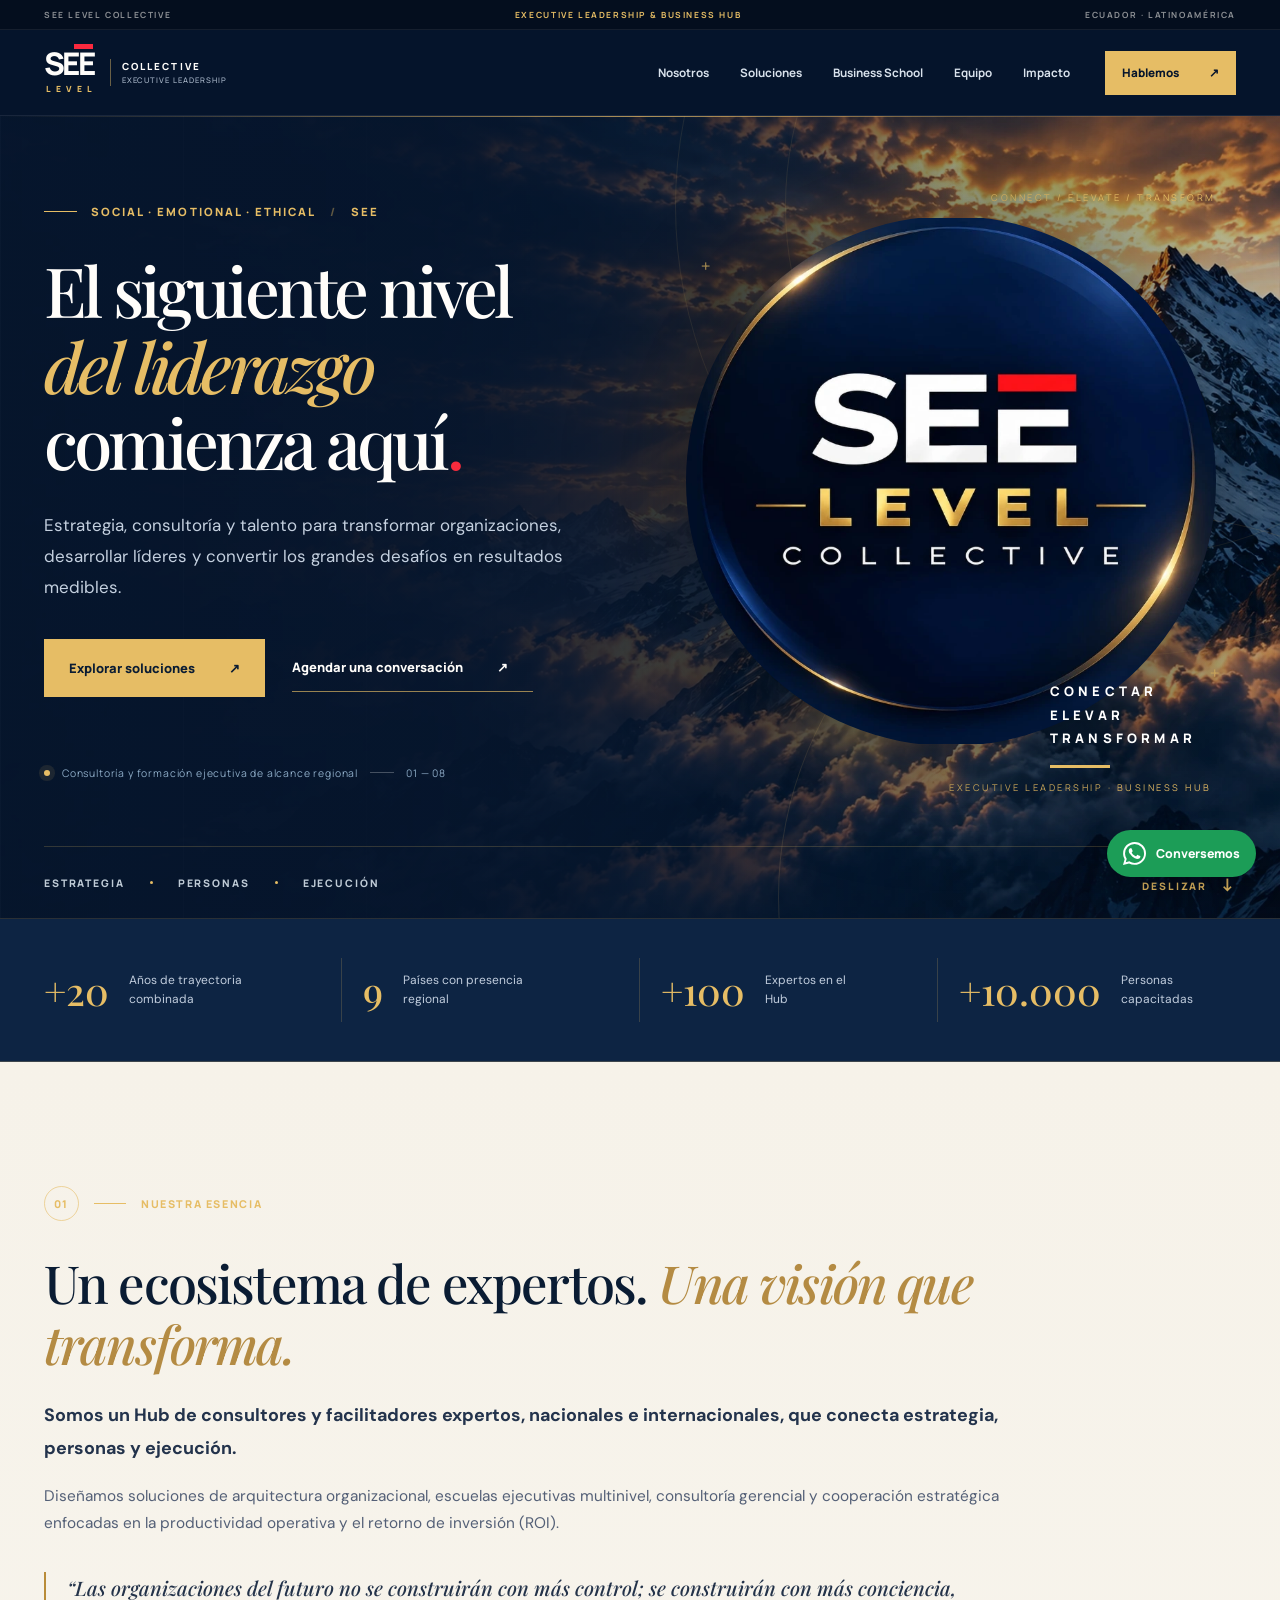
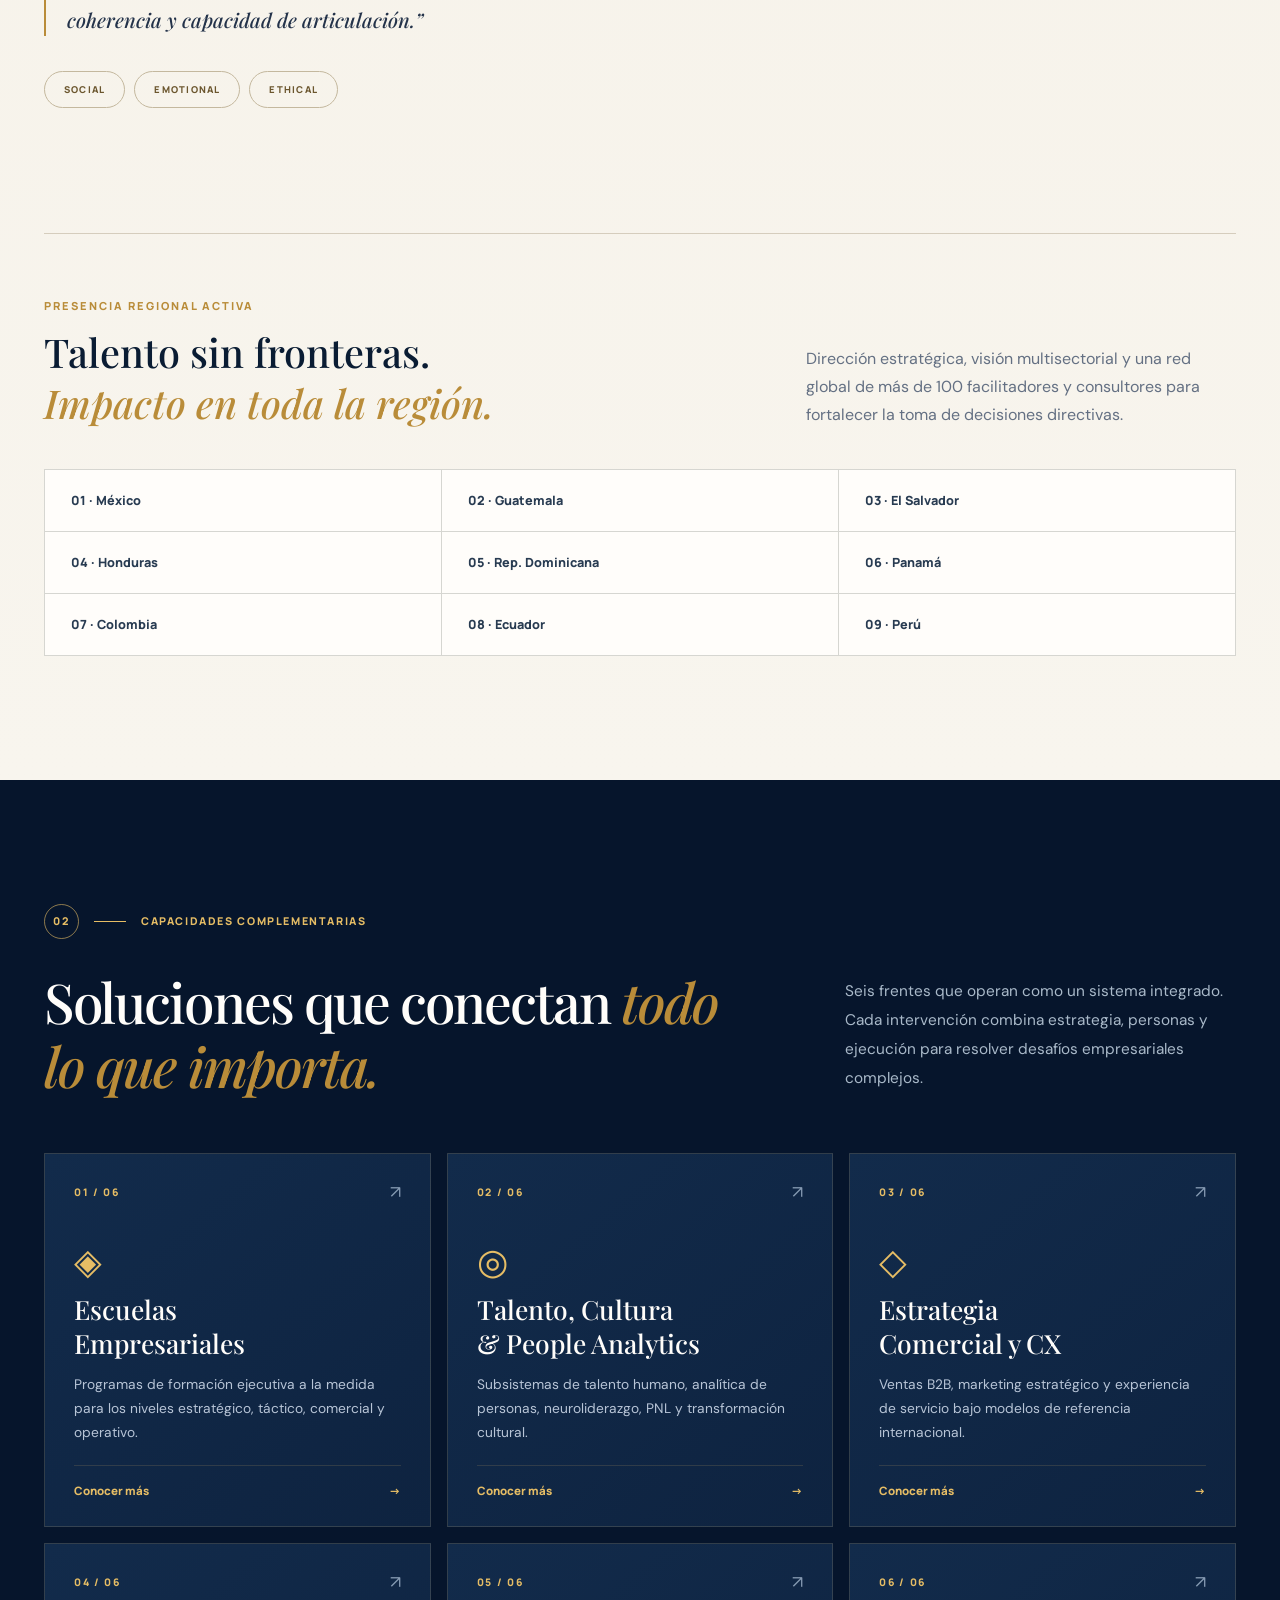
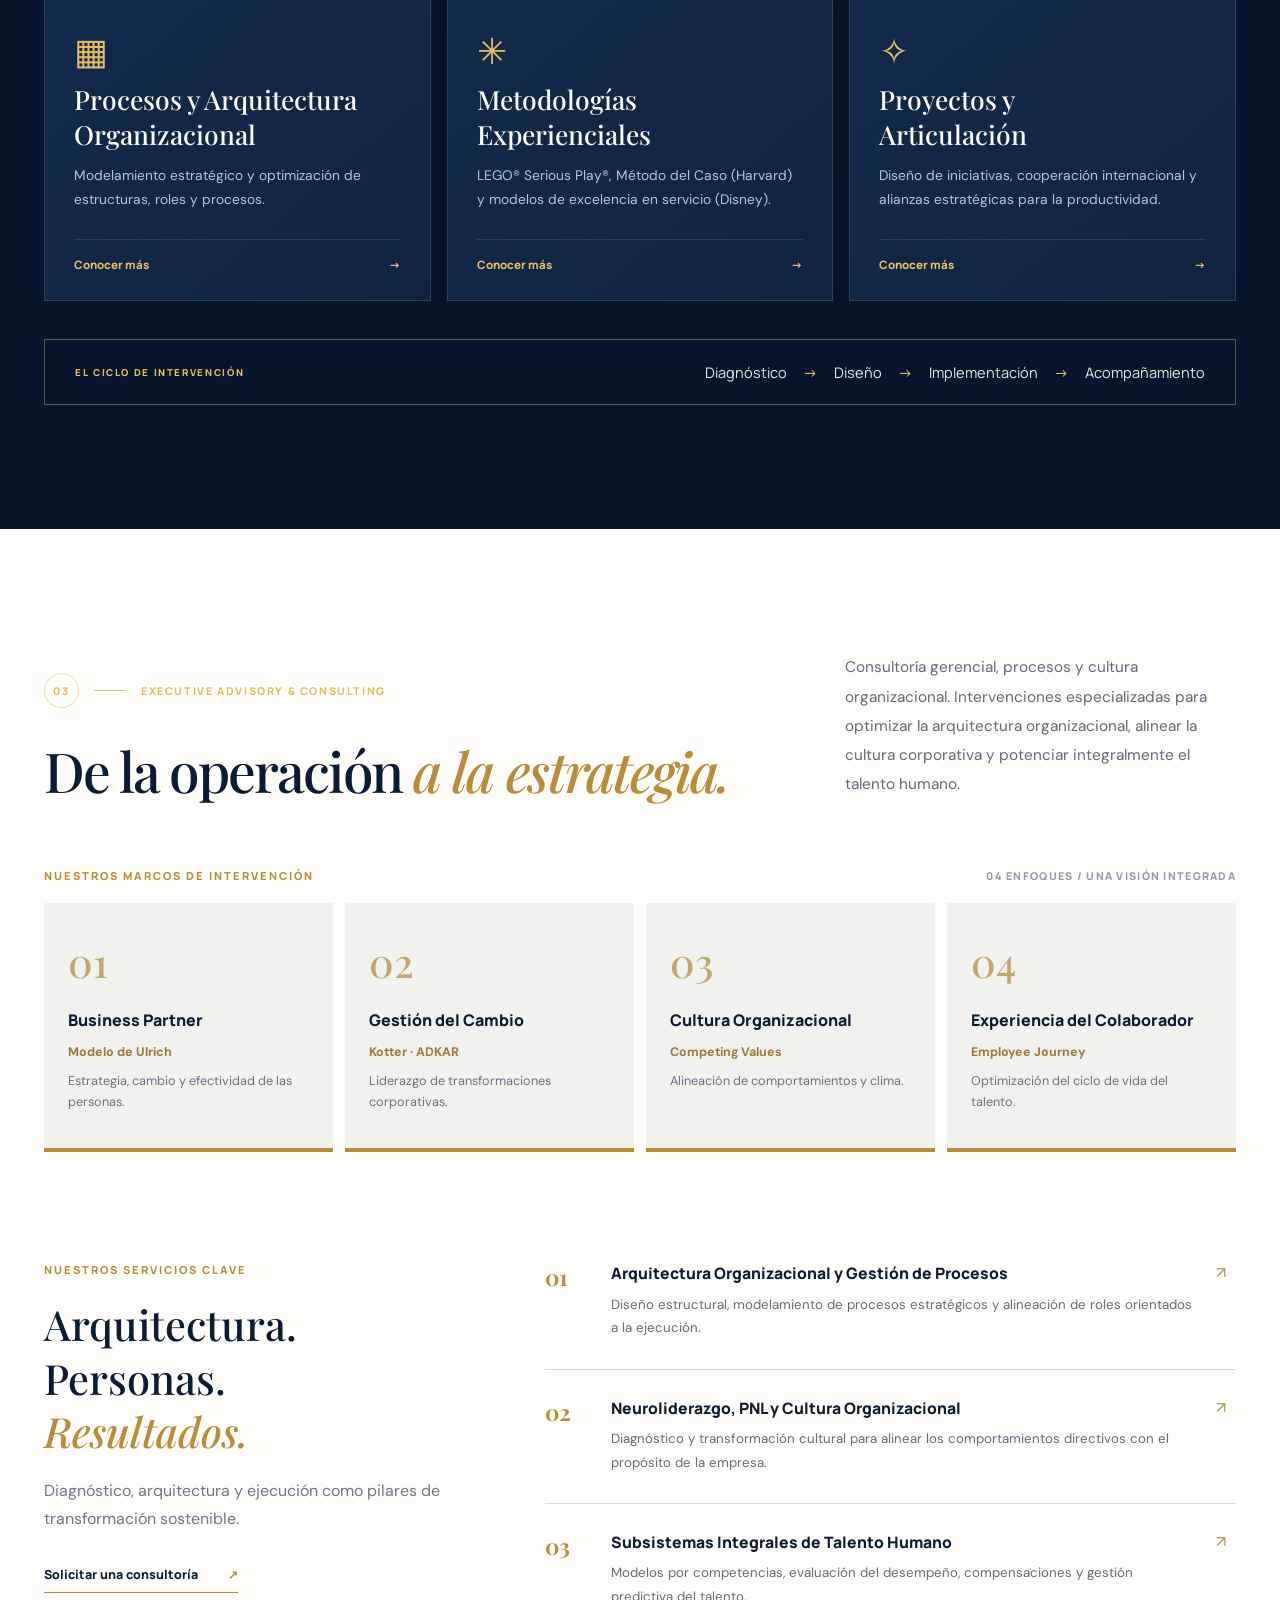
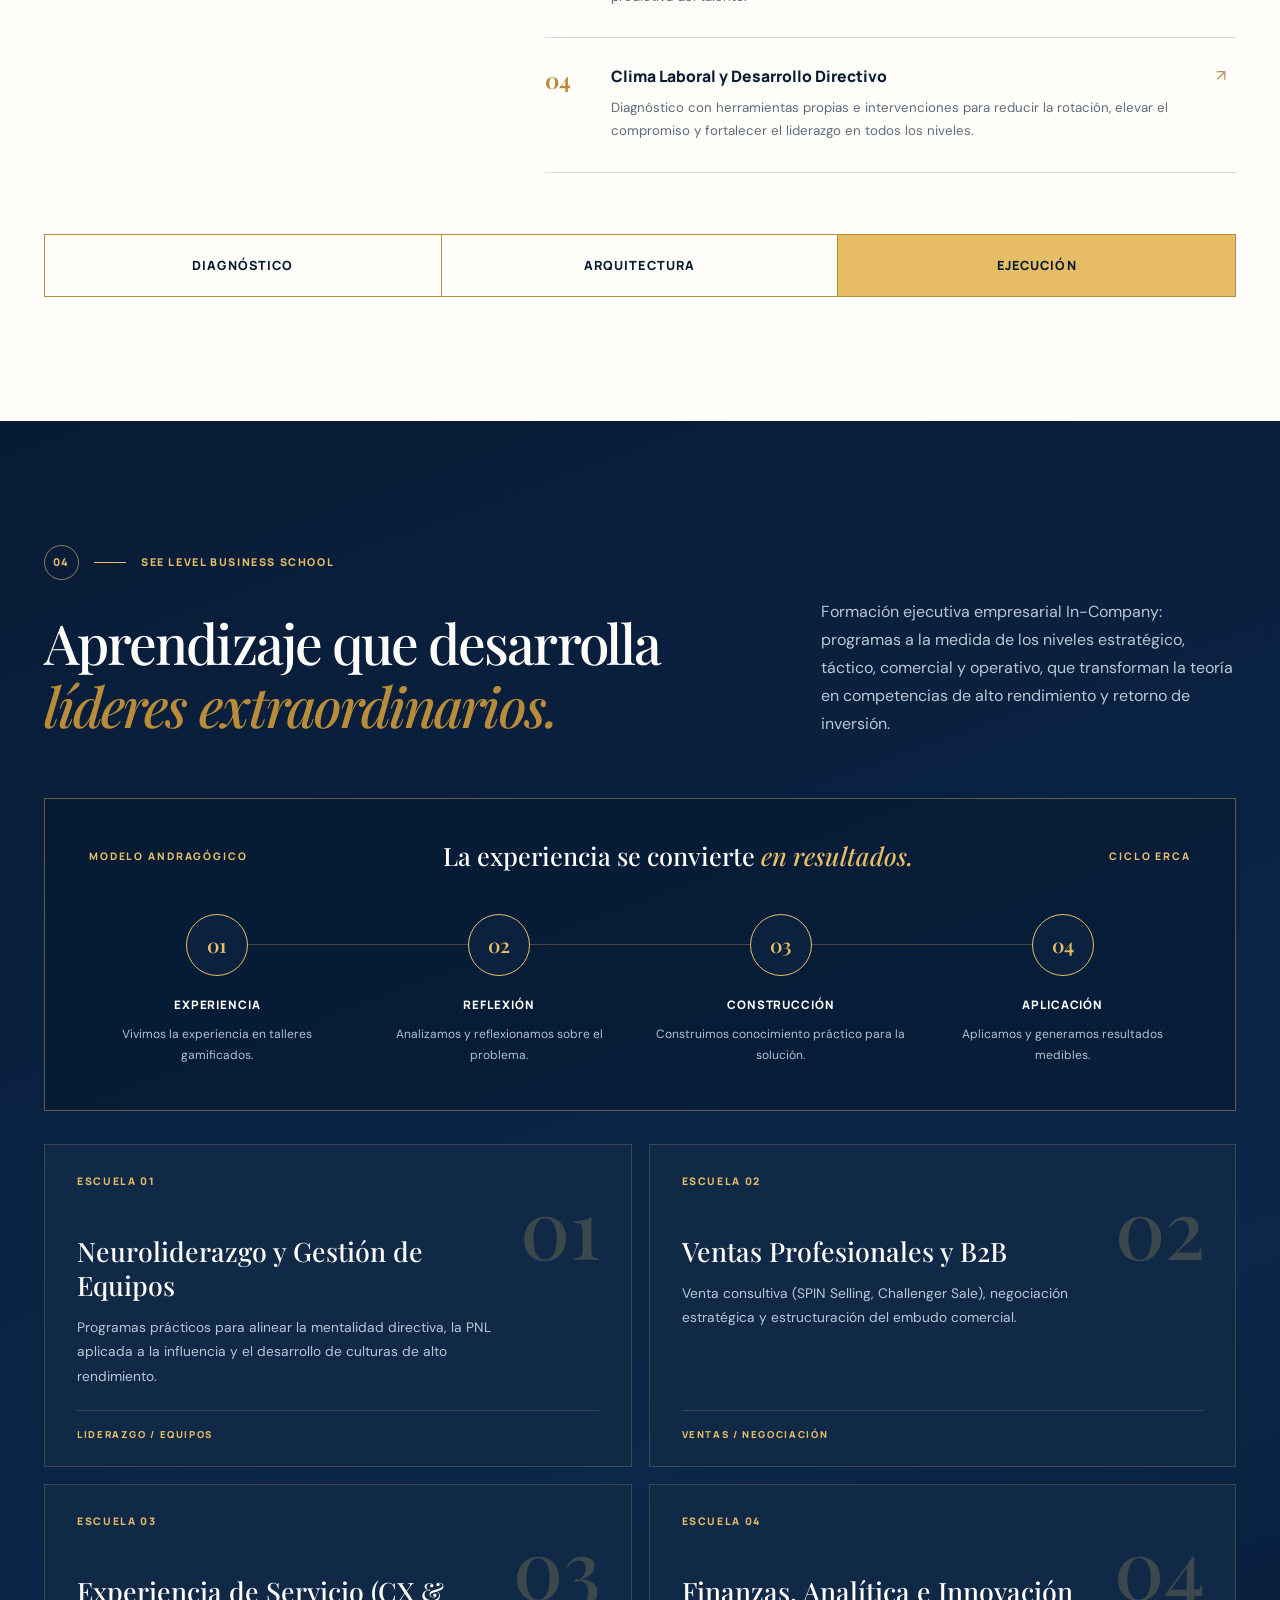
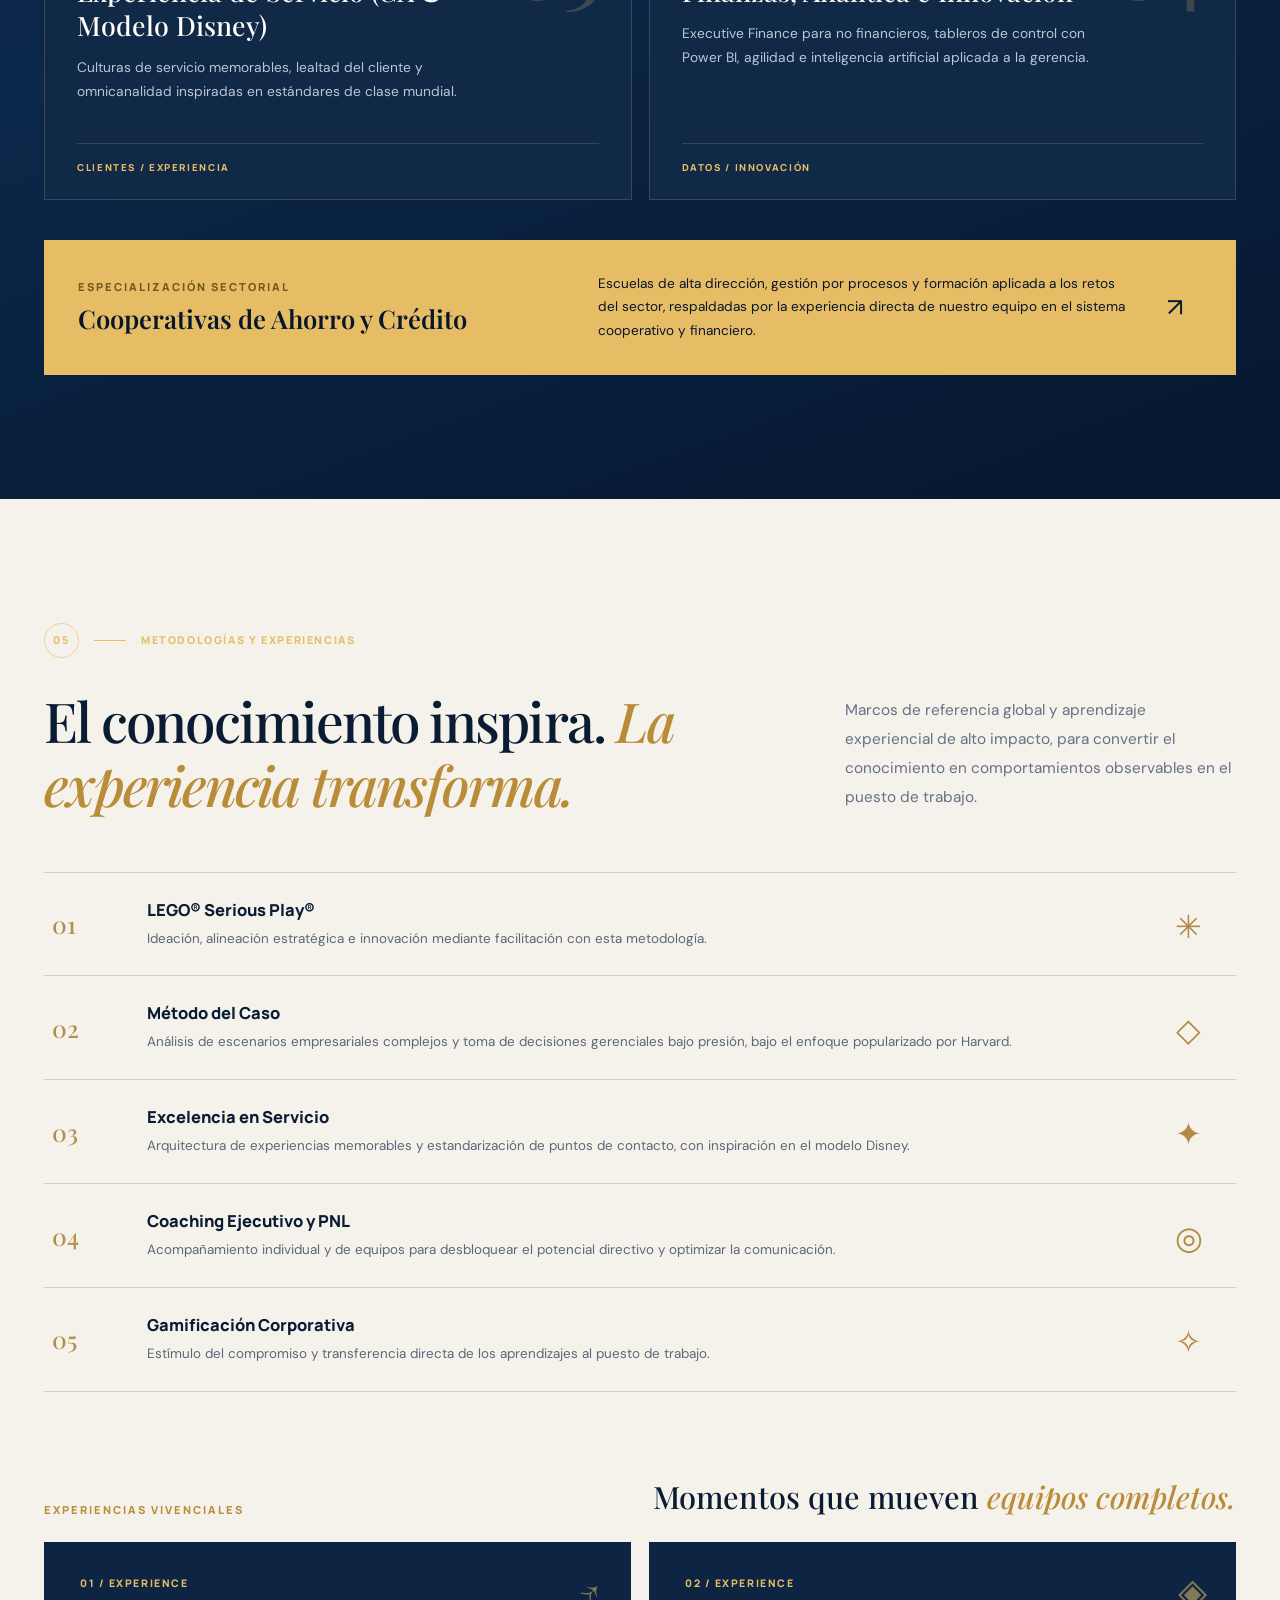
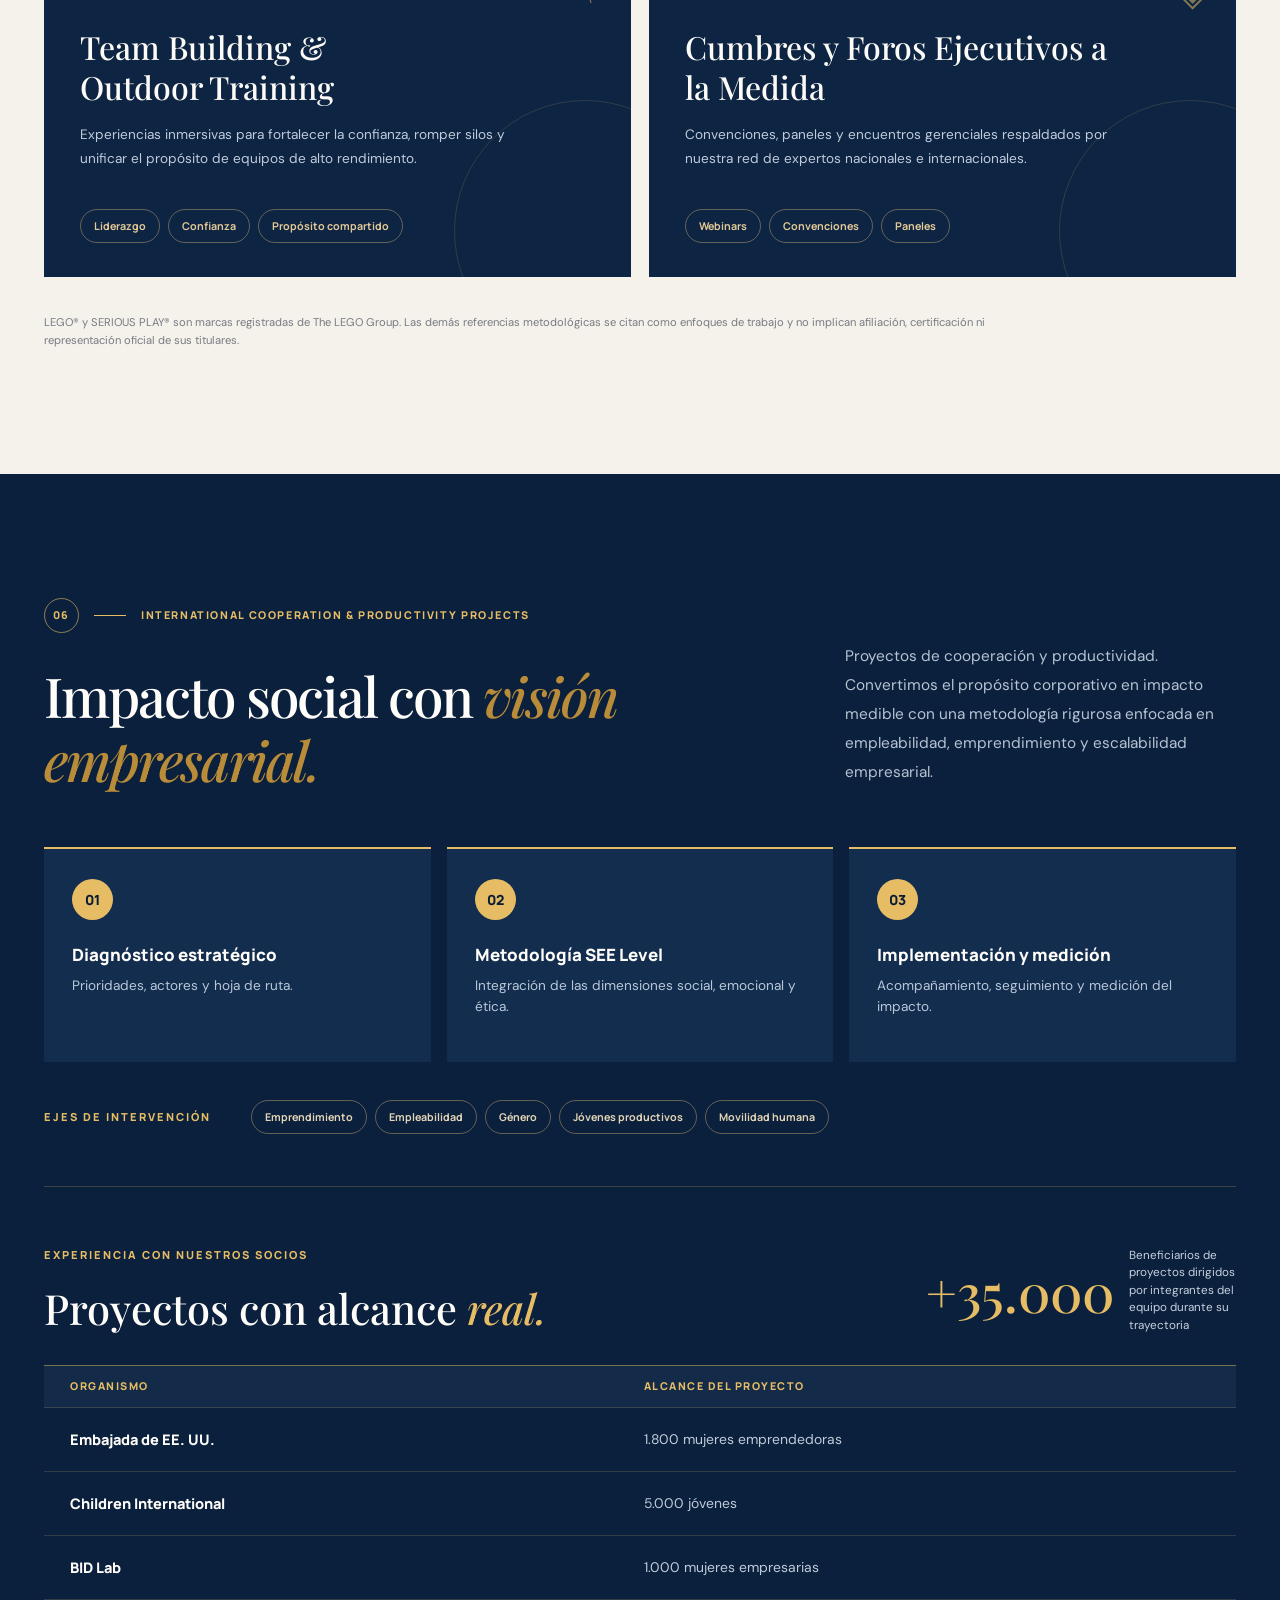
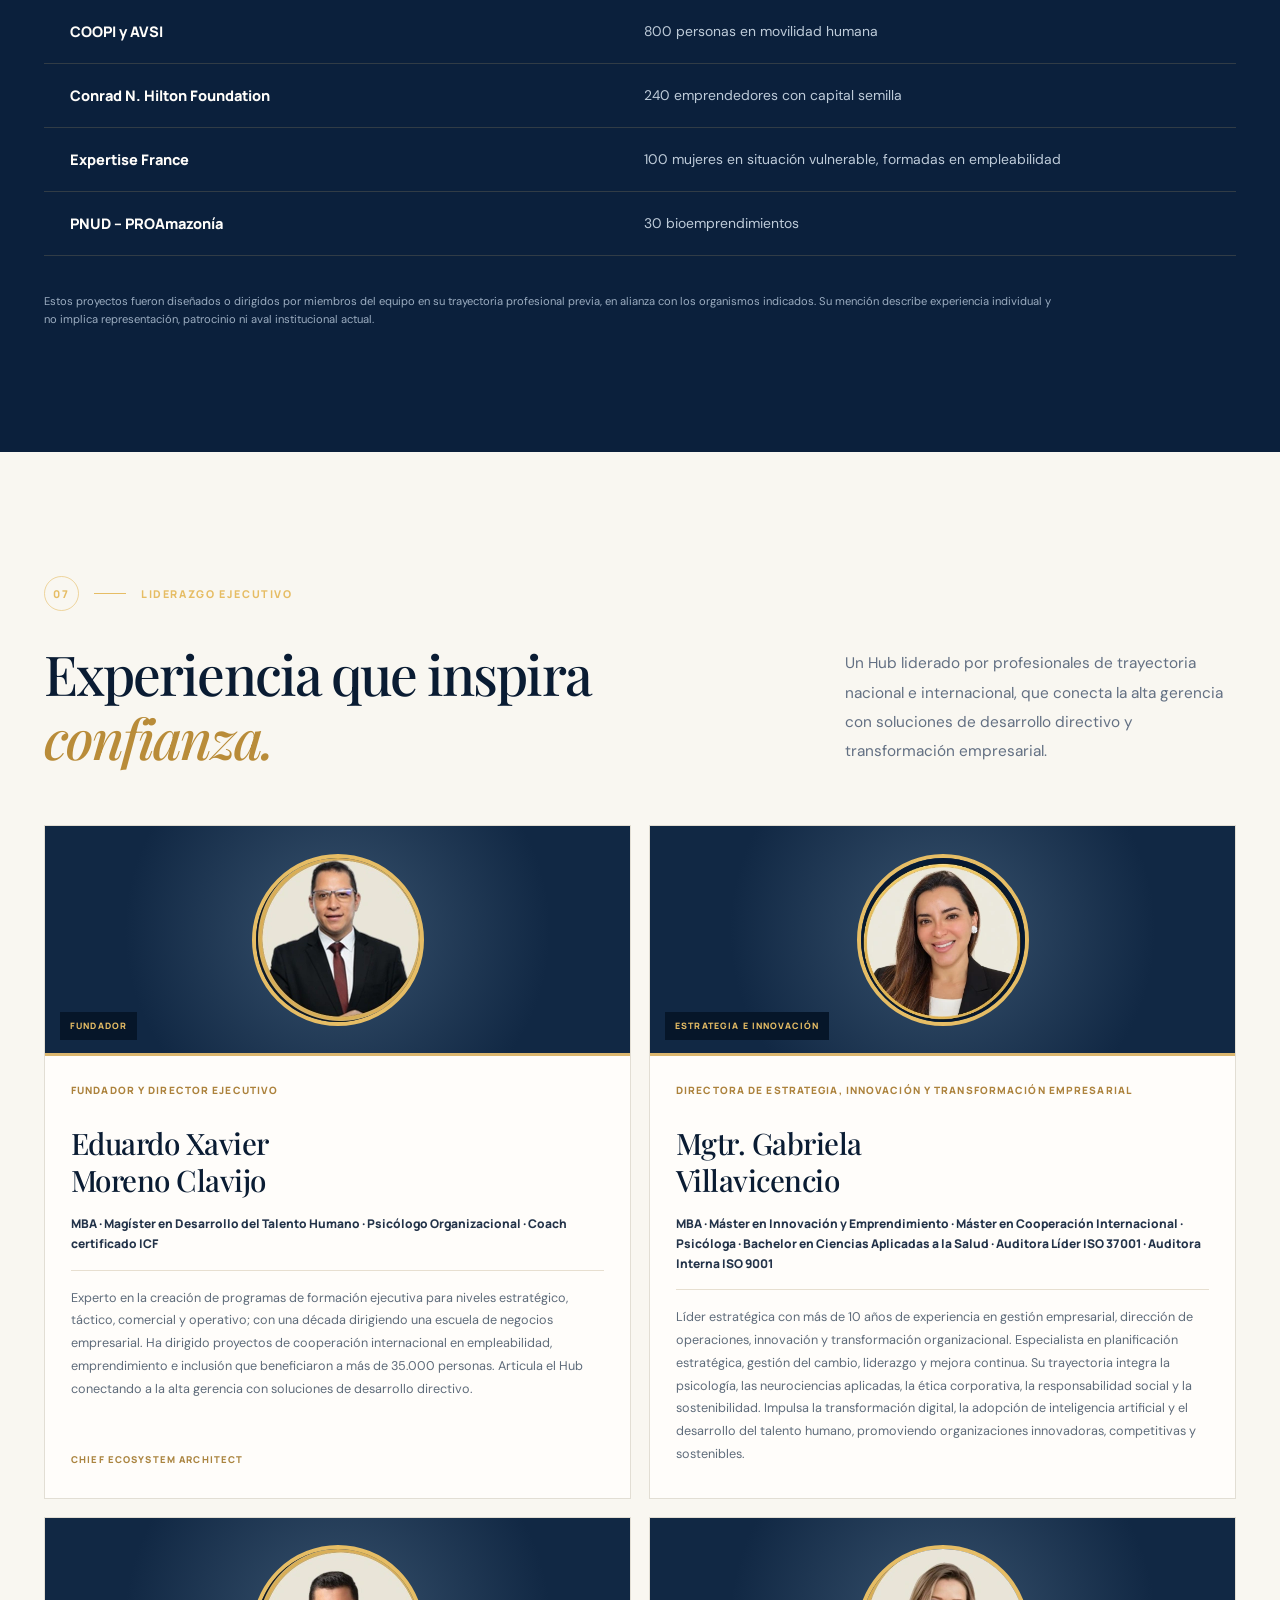
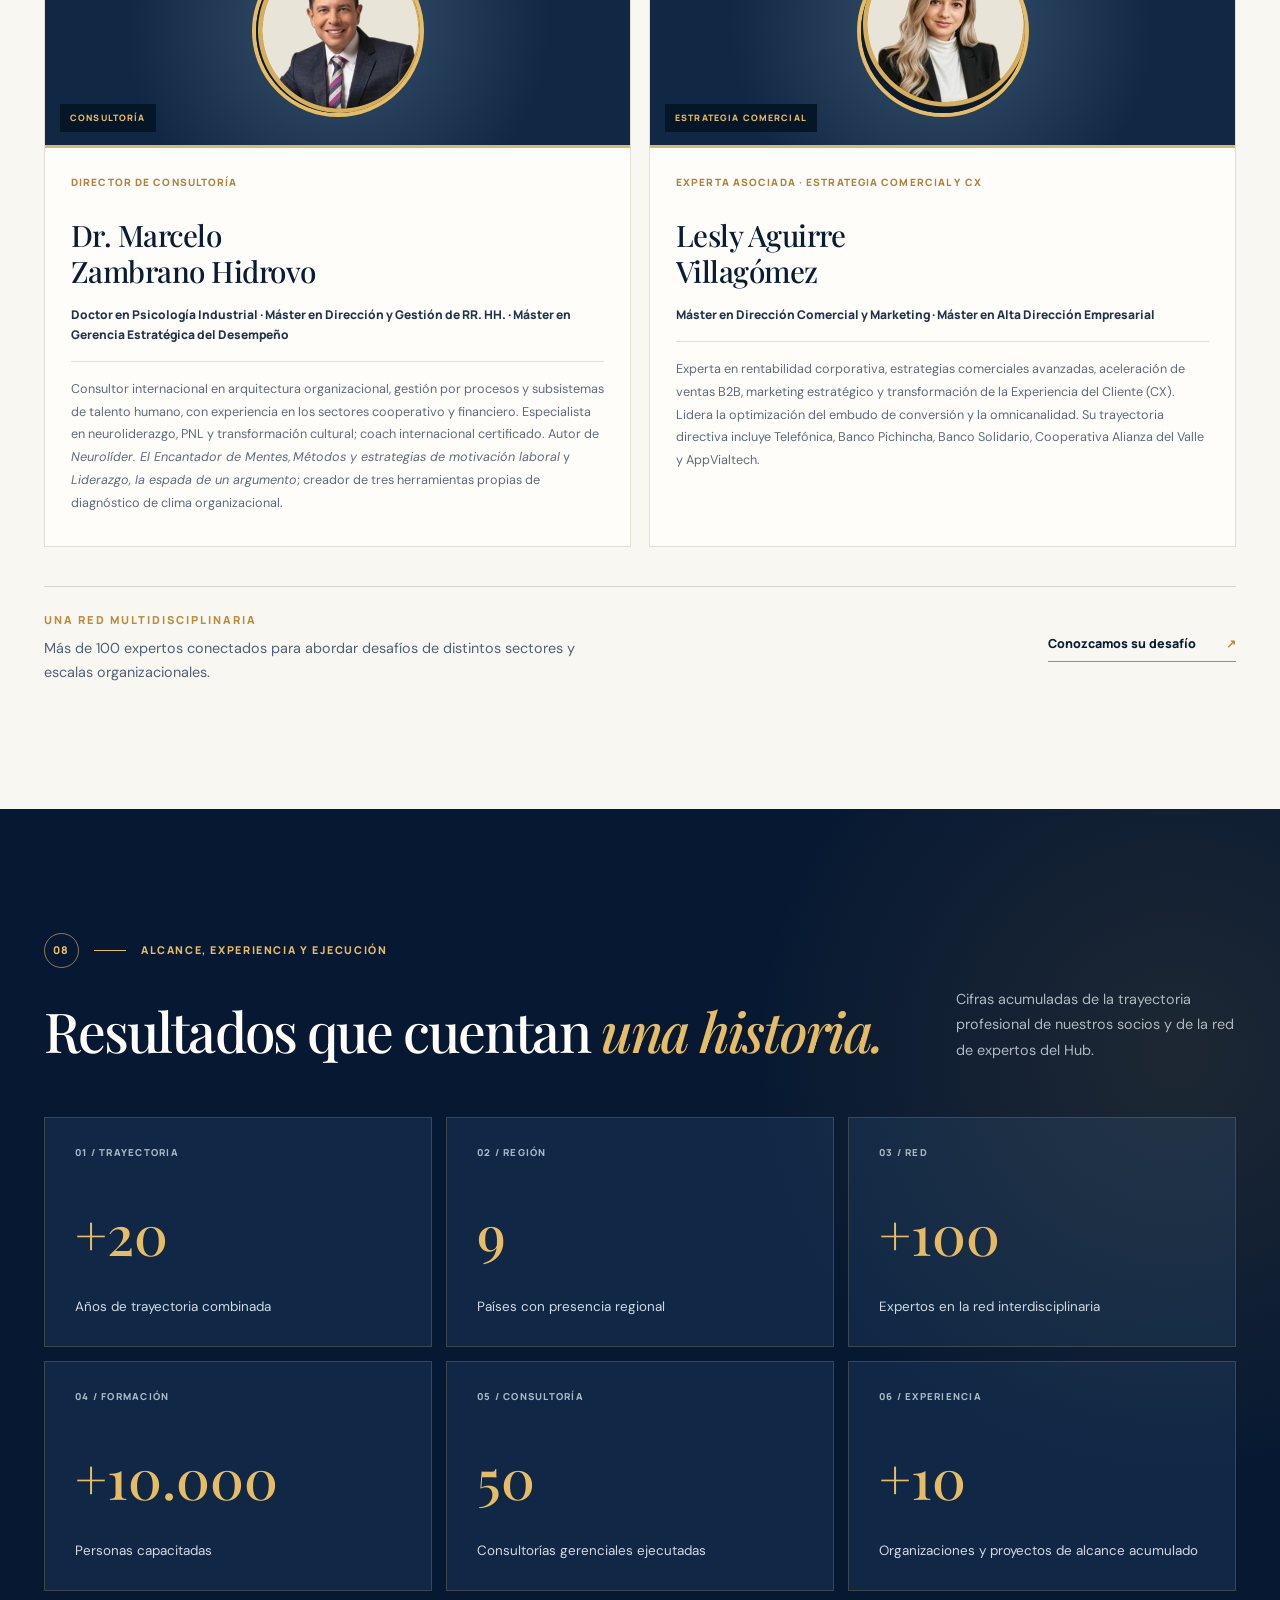
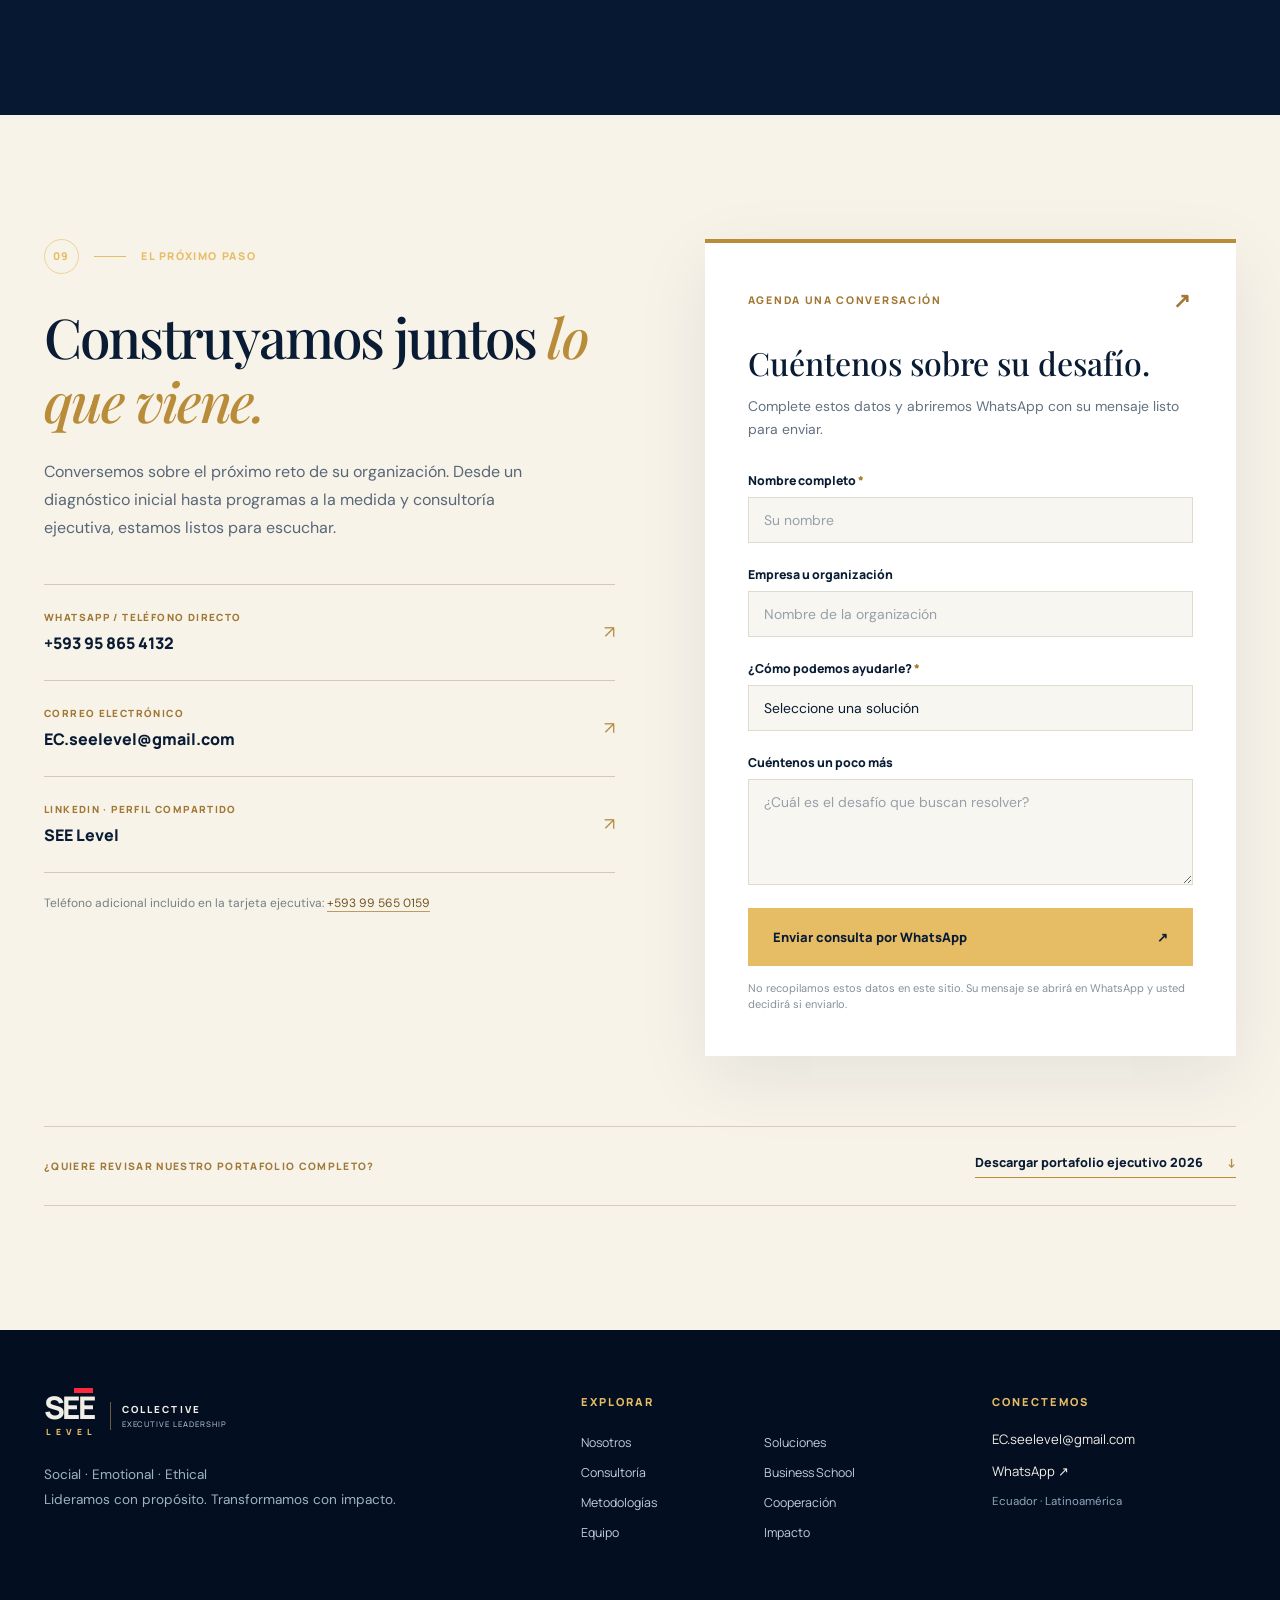
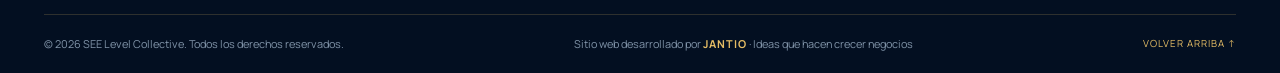
<file: index.html>
<!DOCTYPE html>
<html lang="es">
<head>
  <meta charset="UTF-8">
  <meta name="viewport" content="width=device-width,initial-scale=1,viewport-fit=cover">
  <meta name="theme-color" content="#06152c">
  <meta name="description" content="SEE Level Collective: consultoría gerencial, liderazgo ejecutivo, escuelas empresariales, experiencia del cliente y cooperación internacional en 9 países. Conecta, lidera y transforma.">
  <meta name="keywords" content="SEE Level Collective, consultoría organizacional, liderazgo ejecutivo, business school, talento humano, experiencia del cliente, Ecuador, capacitación empresarial">
  <meta property="og:type" content="website">
  <meta property="og:locale" content="es_EC">
  <meta property="og:title" content="SEE Level Collective | Lideramos con propósito">
  <meta property="og:description" content="Estrategia, consultoría y talento para transformar organizaciones. Executive Leadership & Business Hub.">
  <meta property="og:image" content="see-level-logo.webp">
  <title>SEE Level Collective | Executive Leadership & Business Hub</title>
  <link rel="icon" type="image/png" href="favicon.png">
  <link rel="preconnect" href="https://fonts.googleapis.com">
  <link rel="preconnect" href="https://fonts.gstatic.com" crossorigin>
  <link href="https://fonts.googleapis.com/css2?family=DM+Sans:wght@400;500;600;700&family=Manrope:wght@400;500;600;700;800&family=Playfair+Display:wght@400;500;600;700&display=swap" rel="stylesheet">
  <link rel="stylesheet" href="styles.css">
  <script defer src="script.js"></script>
  <script type="application/ld+json">{"@context":"https://schema.org","@type":"ProfessionalService","name":"SEE Level Collective","description":"Executive Leadership & Business Hub; estrategia, formación ejecutiva, consultoría gerencial y cooperación estratégica.","email":"EC.seelevel@gmail.com","telephone":"+593958654132","areaServed":["Ecuador","México","Guatemala","El Salvador","Honduras","República Dominicana","Panamá","Colombia","Perú"],"founder":{"@type":"Person","name":"Eduardo Xavier Moreno Clavijo"}}</script>
</head>
<body>
  <a class="skip-link" href="#contenido">Ir al contenido principal</a>
  <div class="read-progress" id="read-progress" aria-hidden="true"></div>
  <div class="top-line"><span>SEE LEVEL COLLECTIVE</span><span>EXECUTIVE LEADERSHIP & BUSINESS HUB</span><span>ECUADOR · LATINOAMÉRICA</span></div>
  <header class="site-header" id="header">
    <div class="container nav-shell">
      <a class="brand" href="#inicio" aria-label="SEE Level Collective, ir al inicio">
        <span class="brand-monogram"><span>SEE<i></i></span><small>LEVEL</small></span>
        <span class="brand-caption">COLLECTIVE <span class="brand-capline">EXECUTIVE LEADERSHIP</span></span>
      </a>
      <nav id="main-nav" class="desktop-nav" aria-label="Navegación principal">
        <a href="#nosotros">Nosotros</a>
        <a href="#soluciones">Soluciones</a>
        <a href="#escuela">Business School</a>
        <a href="#equipo">Equipo</a>
        <a href="#impacto">Impacto</a>
      </nav>
      <div class="nav-actions">
        <a class="nav-contact" href="#contacto">Hablemos <span aria-hidden="true">↗</span></a>
        <button id="menu-toggle" class="menu-toggle" aria-expanded="false" aria-controls="mobile-nav" aria-label="Abrir menú"><span></span><span></span></button>
      </div>
    </div>
    <nav id="mobile-nav" class="mobile-nav" aria-label="Navegación móvil" hidden>
      <a href="#inicio">Inicio</a><a href="#nosotros">Nosotros</a><a href="#soluciones">Soluciones</a>
      <a href="#consultoria">Consultoría</a><a href="#escuela">Business School</a><a href="#metodologias">Metodologías</a>
      <a href="#cooperacion">Cooperación</a><a href="#equipo">Equipo</a><a href="#impacto">Impacto</a><a href="#contacto">Contacto</a>
    </nav>
  </header>

  <main id="contenido">
    <!-- HERO -->
    <section id="inicio" class="hero">
      <div class="hero-orbit hero-orbit-one" aria-hidden="true"></div><div class="hero-orbit hero-orbit-two" aria-hidden="true"></div>
      <div class="hero-lines" aria-hidden="true"></div>
      <div class="container hero-grid">
        <div class="hero-copy">
          <div class="eyebrow"><span class="gold-line"></span> SOCIAL · EMOTIONAL · ETHICAL <span class="eyebrow-dot">/</span> SEE</div>
          <h1>El siguiente nivel <em>del liderazgo</em> comienza aquí<span class="hero-period">.</span></h1>
          <p class="hero-lead">Estrategia, consultoría y talento para transformar organizaciones, desarrollar líderes y convertir los grandes desafíos en resultados medibles.</p>
          <div class="hero-cta">
            <a href="#soluciones" class="btn btn-gold">Explorar soluciones <span aria-hidden="true">↗</span></a>
            <a href="#contacto" class="btn btn-text">Agendar una conversación <span aria-hidden="true">↗</span></a>
          </div>
          <div class="hero-foot"><span class="pulse-dot"></span> Consultoría y formación ejecutiva de alcance regional <span class="hero-small-divider"></span> <span>01 — 08</span></div>
        </div>
        <div class="hero-visual" aria-label="Logo oficial de SEE Level Collective">
          <div class="visual-halo"></div>
          <div class="hero-logo-ring"><img src="see-level-logo.webp" alt="Logotipo oficial SEE Level Collective en dorado, blanco y azul marino" fetchpriority="high"></div>
          <span class="orbit-label orbit-label-top">CONNECT / ELEVATE / TRANSFORM</span>
          <span class="orbit-label orbit-label-bottom">EXECUTIVE LEADERSHIP · BUSINESS HUB</span>
          <span class="mini-cross mini-cross-one" aria-hidden="true">+</span><span class="mini-cross mini-cross-two" aria-hidden="true">+</span>
          <div class="hero-visual-badge">CONECTAR<br>ELEVAR<br>TRANSFORMAR</div>
        </div>
      </div>
      <div class="hero-bottom container"><span>ESTRATEGIA</span><i></i><span>PERSONAS</span><i></i><span>EJECUCIÓN</span><a href="#nosotros" aria-label="Desplazarse a siguiente sección">DESLIZAR <span aria-hidden="true">↓</span></a></div>
    </section>

    <!-- MÉTRICAS -->
    <section class="metrics-strip" aria-label="Resultados acumulados de la trayectoria profesional de la red">
      <div class="container metrics-inner">
        <div class="metric"><strong data-count="20" data-prefix="+">+20</strong><span>Años de trayectoria<br>combinada</span></div>
        <div class="metric"><strong data-count="9">9</strong><span>Países con presencia<br>regional</span></div>
        <div class="metric"><strong data-count="100" data-prefix="+">+100</strong><span>Expertos en el<br>Hub</span></div>
        <div class="metric"><strong data-count="10000" data-prefix="+">+10.000</strong><span>Personas<br>capacitadas</span></div>
      </div>
    </section>

    <!-- NOSOTROS -->
    <section id="nosotros" class="section about-section">
      <div class="container about-grid about-grid-simple">
        <div class="about-copy reveal about-copy-wide">
          <div class="section-label"><span>01</span><i></i> NUESTRA ESENCIA</div>
          <h2>Un ecosistema de expertos. <em>Una visión que transforma.</em></h2>
          <p class="large-p">Somos un Hub de consultores y facilitadores expertos, nacionales e internacionales, que conecta estrategia, personas y ejecución.</p>
          <p>Diseñamos soluciones de arquitectura organizacional, escuelas ejecutivas multinivel, consultoría gerencial y cooperación estratégica enfocadas en la productividad operativa y el retorno de inversión (ROI).</p>
          <blockquote>“Las organizaciones del futuro no se construirán con más control; se construirán con más conciencia, coherencia y capacidad de articulación.”</blockquote>
          <div class="about-tags"><span>Social</span><span>Emotional</span><span>Ethical</span></div>
        </div>
      </div>
      <div class="container presence-wrap reveal">
        <div class="presence-top"><div><span class="micro-label">PRESENCIA REGIONAL ACTIVA</span><h3>Talento sin fronteras.<br><em>Impacto en toda la región.</em></h3></div><p>Dirección estratégica, visión multisectorial y una red global de más de 100 facilitadores y consultores para fortalecer la toma de decisiones directivas.</p></div>
        <div class="country-grid" aria-label="Países con presencia regional"><span>01 · México</span><span>02 · Guatemala</span><span>03 · El Salvador</span><span>04 · Honduras</span><span>05 · Rep. Dominicana</span><span>06 · Panamá</span><span>07 · Colombia</span><span>08 · Ecuador</span><span>09 · Perú</span></div>
      </div>
    </section>

    <!-- SOLUCIONES -->
    <section id="soluciones" class="section solutions-section">
      <div class="container">
        <div class="section-heading reveal"><div><div class="section-label"><span>02</span><i></i> CAPACIDADES COMPLEMENTARIAS</div><h2>Soluciones que conectan <em>todo lo que importa.</em></h2></div><p>Seis frentes que operan como un sistema integrado. Cada intervención combina estrategia, personas y ejecución para resolver desafíos empresariales complejos.</p></div>
        <div class="solutions-grid">
          <article class="solution-card reveal"><div class="card-head"><span class="card-index">01 / 06</span><span class="card-symbol">↗</span></div><div class="solution-icon" aria-hidden="true">◈</div><h3>Escuelas<br>Empresariales</h3><p>Programas de formación ejecutiva a la medida para los niveles estratégico, táctico, comercial y operativo.</p><a href="#escuela" aria-label="Ver escuelas empresariales">Conocer más <span aria-hidden="true">→</span></a></article>
          <article class="solution-card reveal"><div class="card-head"><span class="card-index">02 / 06</span><span class="card-symbol">↗</span></div><div class="solution-icon" aria-hidden="true">◎</div><h3>Talento, Cultura<br>& People Analytics</h3><p>Subsistemas de talento humano, analítica de personas, neuroliderazgo, PNL y transformación cultural.</p><a href="#consultoria">Conocer más <span aria-hidden="true">→</span></a></article>
          <article class="solution-card reveal"><div class="card-head"><span class="card-index">03 / 06</span><span class="card-symbol">↗</span></div><div class="solution-icon" aria-hidden="true">◇</div><h3>Estrategia<br>Comercial y CX</h3><p>Ventas B2B, marketing estratégico y experiencia de servicio bajo modelos de referencia internacional.</p><a href="#escuela">Conocer más <span aria-hidden="true">→</span></a></article>
          <article class="solution-card reveal"><div class="card-head"><span class="card-index">04 / 06</span><span class="card-symbol">↗</span></div><div class="solution-icon" aria-hidden="true">▦</div><h3>Procesos y Arquitectura<br>Organizacional</h3><p>Modelamiento estratégico y optimización de estructuras, roles y procesos.</p><a href="#consultoria">Conocer más <span aria-hidden="true">→</span></a></article>
          <article class="solution-card reveal"><div class="card-head"><span class="card-index">05 / 06</span><span class="card-symbol">↗</span></div><div class="solution-icon" aria-hidden="true">✳</div><h3>Metodologías<br>Experienciales</h3><p>LEGO® Serious Play®, Método del Caso (Harvard) y modelos de excelencia en servicio (Disney).</p><a href="#metodologias">Conocer más <span aria-hidden="true">→</span></a></article>
          <article class="solution-card reveal"><div class="card-head"><span class="card-index">06 / 06</span><span class="card-symbol">↗</span></div><div class="solution-icon" aria-hidden="true">✧</div><h3>Proyectos y<br>Articulación</h3><p>Diseño de iniciativas, cooperación internacional y alianzas estratégicas para la productividad.</p><a href="#cooperacion">Conocer más <span aria-hidden="true">→</span></a></article>
        </div>
        <div class="intervention-bar reveal"><span>EL CICLO DE INTERVENCIÓN</span><div>Diagnóstico <b>→</b> Diseño <b>→</b> Implementación <b>→</b> Acompañamiento</div></div>
      </div>
    </section>

    <!-- CONSULTORÍA -->
    <section id="consultoria" class="section consulting-section">
      <div class="container">
        <div class="section-heading reveal"><div><div class="section-label"><span>03</span><i></i> EXECUTIVE ADVISORY & CONSULTING</div><h2>De la operación <em>a la estrategia.</em></h2></div><p>Consultoría gerencial, procesos y cultura organizacional. Intervenciones especializadas para optimizar la arquitectura organizacional, alinear la cultura corporativa y potenciar integralmente el talento humano.</p></div>
        <div class="framework-heading"><span class="micro-label">NUESTROS MARCOS DE INTERVENCIÓN</span><span>04 ENFOQUES / UNA VISIÓN INTEGRADA</span></div>
        <div class="framework-grid">
          <div class="framework reveal"><span>01</span><h3>Business Partner</h3><b>Modelo de Ulrich</b><p>Estrategia, cambio y efectividad de las personas.</p></div>
          <div class="framework reveal"><span>02</span><h3>Gestión del Cambio</h3><b>Kotter · ADKAR</b><p>Liderazgo de transformaciones corporativas.</p></div>
          <div class="framework reveal"><span>03</span><h3>Cultura Organizacional</h3><b>Competing Values</b><p>Alineación de comportamientos y clima.</p></div>
          <div class="framework reveal"><span>04</span><h3>Experiencia del Colaborador</h3><b>Employee Journey</b><p>Optimización del ciclo de vida del talento.</p></div>
        </div>
        <div class="consulting-layout">
          <div class="consulting-aside reveal"><div class="micro-label">NUESTROS SERVICIOS CLAVE</div><h3>Arquitectura.<br>Personas.<br><em>Resultados.</em></h3><p>Diagnóstico, arquitectura y ejecución como pilares de transformación sostenible.</p><a class="link-arrow" href="#contacto">Solicitar una consultoría <span aria-hidden="true">↗</span></a></div>
          <div class="consulting-list">
            <div class="service-row reveal"><span>01</span><div><h4>Arquitectura Organizacional y Gestión de Procesos</h4><p>Diseño estructural, modelamiento de procesos estratégicos y alineación de roles orientados a la ejecución.</p></div><span class="row-arrow" aria-hidden="true">↗</span></div>
            <div class="service-row reveal"><span>02</span><div><h4>Neuroliderazgo, PNL y Cultura Organizacional</h4><p>Diagnóstico y transformación cultural para alinear los comportamientos directivos con el propósito de la empresa.</p></div><span class="row-arrow" aria-hidden="true">↗</span></div>
            <div class="service-row reveal"><span>03</span><div><h4>Subsistemas Integrales de Talento Humano</h4><p>Modelos por competencias, evaluación del desempeño, compensaciones y gestión predictiva del talento.</p></div><span class="row-arrow" aria-hidden="true">↗</span></div>
            <div class="service-row reveal"><span>04</span><div><h4>Clima Laboral y Desarrollo Directivo</h4><p>Diagnóstico con herramientas propias e intervenciones para reducir la rotación, elevar el compromiso y fortalecer el liderazgo en todos los niveles.</p></div><span class="row-arrow" aria-hidden="true">↗</span></div>
          </div>
        </div>
        <div class="three-stages reveal"><span>DIAGNÓSTICO</span><span>ARQUITECTURA</span><span>EJECUCIÓN</span></div>
      </div>
    </section>

    <!-- BUSINESS SCHOOL -->
    <section id="escuela" class="section school-section">
      <div class="container">
        <div class="school-heading reveal"><div><div class="section-label"><span>04</span><i></i> SEE LEVEL BUSINESS SCHOOL</div><h2>Aprendizaje que desarrolla <em>líderes extraordinarios.</em></h2></div><p>Formación ejecutiva empresarial In-Company: programas a la medida de los niveles estratégico, táctico, comercial y operativo, que transforman la teoría en competencias de alto rendimiento y retorno de inversión.</p></div>
        <div class="erca-container reveal"><div class="erca-intro"><span>MODELO ANDRAGÓGICO</span><h3>La experiencia se convierte <em>en resultados.</em></h3><small>CICLO ERCA</small></div><div class="erca-grid"><div><div class="erca-number">01</div><h4>Experiencia</h4><p>Vivimos la experiencia en talleres gamificados.</p></div><div><div class="erca-number">02</div><h4>Reflexión</h4><p>Analizamos y reflexionamos sobre el problema.</p></div><div><div class="erca-number">03</div><h4>Construcción</h4><p>Construimos conocimiento práctico para la solución.</p></div><div><div class="erca-number">04</div><h4>Aplicación</h4><p>Aplicamos y generamos resultados medibles.</p></div></div></div>
        <div class="school-grid">
          <article class="school-card reveal"><span class="card-index">ESCUELA 01</span><div class="school-no">01</div><h3>Neuroliderazgo y Gestión de Equipos</h3><p>Programas prácticos para alinear la mentalidad directiva, la PNL aplicada a la influencia y el desarrollo de culturas de alto rendimiento.</p><span class="school-bottom">LIDERAZGO / EQUIPOS</span></article>
          <article class="school-card reveal"><span class="card-index">ESCUELA 02</span><div class="school-no">02</div><h3>Ventas Profesionales y B2B</h3><p>Venta consultiva (SPIN Selling, Challenger Sale), negociación estratégica y estructuración del embudo comercial.</p><span class="school-bottom">VENTAS / NEGOCIACIÓN</span></article>
          <article class="school-card reveal"><span class="card-index">ESCUELA 03</span><div class="school-no">03</div><h3>Experiencia de Servicio (CX & Modelo Disney)</h3><p>Culturas de servicio memorables, lealtad del cliente y omnicanalidad inspiradas en estándares de clase mundial.</p><span class="school-bottom">CLIENTES / EXPERIENCIA</span></article>
          <article class="school-card reveal"><span class="card-index">ESCUELA 04</span><div class="school-no">04</div><h3>Finanzas, Analítica e Innovación</h3><p>Executive Finance para no financieros, tableros de control con Power BI, agilidad e inteligencia artificial aplicada a la gerencia.</p><span class="school-bottom">DATOS / INNOVACIÓN</span></article>
        </div>
        <div class="sector-special reveal"><div><span class="micro-label">ESPECIALIZACIÓN SECTORIAL</span><h3>Cooperativas de Ahorro y Crédito</h3></div><p>Escuelas de alta dirección, gestión por procesos y formación aplicada a los retos del sector, respaldadas por la experiencia directa de nuestro equipo en el sistema cooperativo y financiero.</p><span class="sector-arrow" aria-hidden="true">↗</span></div>
      </div>
    </section>

    <!-- EXPERIENCIAS -->
    <section id="metodologias" class="section experience-section">
      <div class="container">
        <div class="section-heading reveal"><div><div class="section-label"><span>05</span><i></i> METODOLOGÍAS Y EXPERIENCIAS</div><h2>El conocimiento inspira. <em>La experiencia transforma.</em></h2></div><p>Marcos de referencia global y aprendizaje experiencial de alto impacto, para convertir el conocimiento en comportamientos observables en el puesto de trabajo.</p></div>
        <div class="methods-list">
          <article class="method-item reveal"><span>01</span><div><h3>LEGO® Serious Play®</h3><p>Ideación, alineación estratégica e innovación mediante facilitación con esta metodología.</p></div><i aria-hidden="true">✳</i></article>
          <article class="method-item reveal"><span>02</span><div><h3>Método del Caso</h3><p>Análisis de escenarios empresariales complejos y toma de decisiones gerenciales bajo presión, bajo el enfoque popularizado por Harvard.</p></div><i aria-hidden="true">◇</i></article>
          <article class="method-item reveal"><span>03</span><div><h3>Excelencia en Servicio</h3><p>Arquitectura de experiencias memorables y estandarización de puntos de contacto, con inspiración en el modelo Disney.</p></div><i aria-hidden="true">✦</i></article>
          <article class="method-item reveal"><span>04</span><div><h3>Coaching Ejecutivo y PNL</h3><p>Acompañamiento individual y de equipos para desbloquear el potencial directivo y optimizar la comunicación.</p></div><i aria-hidden="true">◎</i></article>
          <article class="method-item reveal"><span>05</span><div><h3>Gamificación Corporativa</h3><p>Estímulo del compromiso y transferencia directa de los aprendizajes al puesto de trabajo.</p></div><i aria-hidden="true">✧</i></article>
        </div>
        <div class="experiences-title reveal"><span class="micro-label">EXPERIENCIAS VIVENCIALES</span><h3>Momentos que mueven <em>equipos completos.</em></h3></div>
        <div class="experiences-grid">
          <article class="experience-card reveal"><div class="exp-count">01 / EXPERIENCE</div><div class="exp-decoration">↗</div><h3>Team Building &<br>Outdoor Training</h3><p>Experiencias inmersivas para fortalecer la confianza, romper silos y unificar el propósito de equipos de alto rendimiento.</p><div class="tag-list"><span>Liderazgo</span><span>Confianza</span><span>Propósito compartido</span></div></article>
          <article class="experience-card reveal"><div class="exp-count">02 / EXPERIENCE</div><div class="exp-decoration">◈</div><h3>Cumbres y Foros Ejecutivos a la Medida</h3><p>Convenciones, paneles y encuentros gerenciales respaldados por nuestra red de expertos nacionales e internacionales.</p><div class="tag-list"><span>Webinars</span><span>Convenciones</span><span>Paneles</span></div></article>
        </div>
        <p class="legal-note">LEGO® y SERIOUS PLAY® son marcas registradas de The LEGO Group. Las demás referencias metodológicas se citan como enfoques de trabajo y no implican afiliación, certificación ni representación oficial de sus titulares.</p>
      </div>
    </section>

    <!-- COOPERACIÓN -->
    <section id="cooperacion" class="section cooperation-section">
      <div class="container">
        <div class="section-heading reveal"><div><div class="section-label"><span>06</span><i></i> INTERNATIONAL COOPERATION & PRODUCTIVITY PROJECTS</div><h2>Impacto social con <em>visión empresarial.</em></h2></div><p>Proyectos de cooperación y productividad. Convertimos el propósito corporativo en impacto medible con una metodología rigurosa enfocada en empleabilidad, emprendimiento y escalabilidad empresarial.</p></div>
        <div class="cooperation-steps"><div class="coop-step reveal"><span>01</span><h3>Diagnóstico estratégico</h3><p>Prioridades, actores y hoja de ruta.</p></div><div class="coop-step reveal"><span>02</span><h3>Metodología SEE Level</h3><p>Integración de las dimensiones social, emocional y ética.</p></div><div class="coop-step reveal"><span>03</span><h3>Implementación y medición</h3><p>Acompañamiento, seguimiento y medición del impacto.</p></div></div>
        <div class="cooperation-axes reveal"><span class="micro-label">EJES DE INTERVENCIÓN</span><div class="tag-list"><span>Emprendimiento</span><span>Empleabilidad</span><span>Género</span><span>Jóvenes productivos</span><span>Movilidad humana</span></div></div>
        <div class="partners-head reveal"><div><span class="micro-label">EXPERIENCIA CON NUESTROS SOCIOS</span><h3>Proyectos con alcance <em>real.</em></h3></div><div class="big-beneficiaries"><strong>+35.000</strong><span>Beneficiarios de proyectos dirigidos por integrantes del equipo durante su trayectoria</span></div></div>
        <div class="partner-table" role="table" aria-label="Proyectos y alcance con organismos en la trayectoria profesional del equipo">
          <div class="partner-row partner-header" role="row"><span role="columnheader">ORGANISMO</span><span role="columnheader">ALCANCE DEL PROYECTO</span></div>
          <div class="partner-row reveal" role="row"><strong role="cell">Embajada de EE. UU.</strong><span role="cell">1.800 mujeres emprendedoras</span></div>
          <div class="partner-row reveal" role="row"><strong role="cell">Children International</strong><span role="cell">5.000 jóvenes</span></div>
          <div class="partner-row reveal" role="row"><strong role="cell">BID Lab</strong><span role="cell">1.000 mujeres empresarias</span></div>
          <div class="partner-row reveal" role="row"><strong role="cell">COOPI y AVSI</strong><span role="cell">800 personas en movilidad humana</span></div>
          <div class="partner-row reveal" role="row"><strong role="cell">Conrad N. Hilton Foundation</strong><span role="cell">240 emprendedores con capital semilla</span></div>
          <div class="partner-row reveal" role="row"><strong role="cell">Expertise France</strong><span role="cell">100 mujeres en situación vulnerable, formadas en empleabilidad</span></div>
          <div class="partner-row reveal" role="row"><strong role="cell">PNUD – PROAmazonía</strong><span role="cell">30 bioemprendimientos</span></div>
        </div>
        <p class="legal-note cooperation-disclaimer">Estos proyectos fueron diseñados o dirigidos por miembros del equipo en su trayectoria profesional previa, en alianza con los organismos indicados. Su mención describe experiencia individual y no implica representación, patrocinio ni aval institucional actual.</p>
      </div>
    </section>

    <!-- EQUIPO -->
    <section id="equipo" class="section team-section">
      <div class="container">
        <div class="section-heading reveal"><div><div class="section-label"><span>07</span><i></i> LIDERAZGO EJECUTIVO</div><h2>Experiencia que inspira <em>confianza.</em></h2></div><p>Un Hub liderado por profesionales de trayectoria nacional e internacional, que conecta la alta gerencia con soluciones de desarrollo directivo y transformación empresarial.</p></div>
        <div class="team-grid">
          <article class="team-card reveal"><div class="member-top"><img src="eduardo-moreno.webp" alt="Fotografía de Eduardo Xavier Moreno Clavijo" loading="lazy"><span>FUNDADOR</span></div><div class="member-body"><span class="member-role">FUNDADOR Y DIRECTOR EJECUTIVO</span><h3>Eduardo Xavier<br>Moreno Clavijo</h3><div class="member-degrees">MBA · Magíster en Desarrollo del Talento Humano · Psicólogo Organizacional · Coach certificado ICF</div><p>Experto en la creación de programas de formación ejecutiva para niveles estratégico, táctico, comercial y operativo; con una década dirigiendo una escuela de negocios empresarial. Ha dirigido proyectos de cooperación internacional en empleabilidad, emprendimiento e inclusión que beneficiaron a más de 35.000 personas. Articula el Hub conectando a la alta gerencia con soluciones de desarrollo directivo.</p><span class="member-special">CHIEF ECOSYSTEM ARCHITECT</span></div></article>
          <article class="team-card reveal"><div class="member-top"><img src="gabriela-villavicencio.webp" alt="Fotografía de Mgtr. Gabriela Villavicencio" loading="lazy"><span>ESTRATEGIA E INNOVACIÓN</span></div><div class="member-body"><span class="member-role">DIRECTORA DE ESTRATEGIA, INNOVACIÓN Y TRANSFORMACIÓN EMPRESARIAL</span><h3>Mgtr. Gabriela<br>Villavicencio</h3><div class="member-degrees">MBA · Máster en Innovación y Emprendimiento · Máster en Cooperación Internacional · Psicóloga · Bachelor en Ciencias Aplicadas a la Salud · Auditora Líder ISO 37001 · Auditora Interna ISO 9001</div><p>Líder estratégica con más de 10 años de experiencia en gestión empresarial, dirección de operaciones, innovación y transformación organizacional. Especialista en planificación estratégica, gestión del cambio, liderazgo y mejora continua. Su trayectoria integra la psicología, las neurociencias aplicadas, la ética corporativa, la responsabilidad social y la sostenibilidad. Impulsa la transformación digital, la adopción de inteligencia artificial y el desarrollo del talento humano, promoviendo organizaciones innovadoras, competitivas y sostenibles.</p></div></article>
          <article class="team-card reveal"><div class="member-top"><img src="marcelo-zambrano.webp" alt="Fotografía del Dr. Marcelo Zambrano Hidrovo" loading="lazy"><span>CONSULTORÍA</span></div><div class="member-body"><span class="member-role">DIRECTOR DE CONSULTORÍA</span><h3>Dr. Marcelo<br>Zambrano Hidrovo</h3><div class="member-degrees">Doctor en Psicología Industrial · Máster en Dirección y Gestión de RR. HH. · Máster en Gerencia Estratégica del Desempeño</div><p>Consultor internacional en arquitectura organizacional, gestión por procesos y subsistemas de talento humano, con experiencia en los sectores cooperativo y financiero. Especialista en neuroliderazgo, PNL y transformación cultural; coach internacional certificado. Autor de <em>Neurolíder. El Encantador de Mentes</em>, <em>Métodos y estrategias de motivación laboral</em> y <em>Liderazgo, la espada de un argumento</em>; creador de tres herramientas propias de diagnóstico de clima organizacional.</p></div></article>
          <article class="team-card reveal"><div class="member-top"><img src="lesly-aguirre.webp" alt="Fotografía de Lesly Aguirre Villagómez" loading="lazy"><span>ESTRATEGIA COMERCIAL</span></div><div class="member-body"><span class="member-role">EXPERTA ASOCIADA · ESTRATEGIA COMERCIAL Y CX</span><h3>Lesly Aguirre<br>Villagómez</h3><div class="member-degrees">Máster en Dirección Comercial y Marketing · Máster en Alta Dirección Empresarial</div><p>Experta en rentabilidad corporativa, estrategias comerciales avanzadas, aceleración de ventas B2B, marketing estratégico y transformación de la Experiencia del Cliente (CX). Lidera la optimización del embudo de conversión y la omnicanalidad. Su trayectoria directiva incluye Telefónica, Banco Pichincha, Banco Solidario, Cooperativa Alianza del Valle y AppVialtech.</p></div></article>
        </div>
        <div class="team-cta reveal"><div><span class="micro-label">UNA RED MULTIDISCIPLINARIA</span><p>Más de 100 expertos conectados para abordar desafíos de distintos sectores y escalas organizacionales.</p></div><a class="link-arrow" href="#contacto">Conozcamos su desafío <span aria-hidden="true">↗</span></a></div>
      </div>
    </section>

    <!-- IMPACTO -->
    <section id="impacto" class="section impact-section">
      <div class="impact-glow" aria-hidden="true"></div>
      <div class="container">
        <div class="impact-heading reveal"><div><div class="section-label"><span>08</span><i></i> ALCANCE, EXPERIENCIA Y EJECUCIÓN</div><h2>Resultados que cuentan <em>una historia.</em></h2></div><p>Cifras acumuladas de la trayectoria profesional de nuestros socios y de la red de expertos del Hub.</p></div>
        <div class="impact-grid"><div class="impact-stat reveal"><span>01 / TRAYECTORIA</span><strong>+20</strong><p>Años de trayectoria combinada</p></div><div class="impact-stat reveal"><span>02 / REGIÓN</span><strong>9</strong><p>Países con presencia regional</p></div><div class="impact-stat reveal"><span>03 / RED</span><strong>+100</strong><p>Expertos en la red interdisciplinaria</p></div><div class="impact-stat reveal"><span>04 / FORMACIÓN</span><strong>+10.000</strong><p>Personas capacitadas</p></div><div class="impact-stat reveal"><span>05 / CONSULTORÍA</span><strong>50</strong><p>Consultorías gerenciales ejecutadas</p></div><div class="impact-stat reveal"><span>06 / EXPERIENCIA</span><strong>+10</strong><p>Organizaciones y proyectos de alcance acumulado</p></div></div>
      </div>
    </section>

    <!-- CONTACTO -->
    <section id="contacto" class="section contact-section">
      <div class="container contact-grid">
        <div class="contact-copy reveal"><div class="section-label"><span>09</span><i></i> EL PRÓXIMO PASO</div><h2>Construyamos juntos <em>lo que viene.</em></h2><p>Conversemos sobre el próximo reto de su organización. Desde un diagnóstico inicial hasta programas a la medida y consultoría ejecutiva, estamos listos para escuchar.</p><div class="contact-lines"><a href="https://wa.me/593958654132" target="_blank" rel="noopener noreferrer"><small>WHATSAPP / TELÉFONO DIRECTO</small><strong>+593 95 865 4132</strong><span aria-hidden="true">↗</span></a><a href="mailto:EC.seelevel@gmail.com"><small>CORREO ELECTRÓNICO</small><strong>EC.seelevel@gmail.com</strong><span aria-hidden="true">↗</span></a><a href="https://www.linkedin.com/in/seelevel/" target="_blank" rel="noopener noreferrer"><small>LINKEDIN · PERFIL COMPARTIDO</small><strong>SEE Level</strong><span aria-hidden="true">↗</span></a></div><div class="contact-extra">Teléfono adicional incluido en la tarjeta ejecutiva: <a href="tel:+593995650159">+593 99 565 0159</a></div></div>
        <div class="contact-form-wrap reveal"><div class="form-overline"><span>AGENDA UNA CONVERSACIÓN</span><span>↗</span></div><h3>Cuéntenos sobre su desafío.</h3><p>Complete estos datos y abriremos WhatsApp con su mensaje listo para enviar.</p><form id="contact-form"><label for="contact-name">Nombre completo <span>*</span></label><input id="contact-name" name="name" type="text" autocomplete="name" required maxlength="90" placeholder="Su nombre"><label for="contact-org">Empresa u organización</label><input id="contact-org" name="company" type="text" autocomplete="organization" maxlength="100" placeholder="Nombre de la organización"><label for="contact-service">¿Cómo podemos ayudarle? <span>*</span></label><select id="contact-service" name="service" required><option value="" selected disabled>Seleccione una solución</option><option>Consultoría gerencial y organizacional</option><option>Formación ejecutiva In-Company</option><option>Talento humano y cultura</option><option>Estrategia comercial y experiencia del cliente</option><option>Cooperación internacional y proyectos</option><option>Experiencias, eventos y team building</option><option>Otro desafío / diagnóstico inicial</option></select><label for="contact-message">Cuéntenos un poco más</label><textarea id="contact-message" name="message" rows="4" maxlength="1200" placeholder="¿Cuál es el desafío que buscan resolver?"></textarea><button type="submit" class="btn btn-gold form-submit">Enviar consulta por WhatsApp <span aria-hidden="true">↗</span></button><small class="form-note">No recopilamos estos datos en este sitio. Su mensaje se abrirá en WhatsApp y usted decidirá si enviarlo.</small></form></div>
      </div>
      <div class="container contact-download reveal"><span>¿QUIERE REVISAR NUESTRO PORTAFOLIO COMPLETO?</span><a href="Portafolio-Ejecutivo-SEE-Level-2026.pdf" download>Descargar portafolio ejecutivo 2026 <span aria-hidden="true">↓</span></a></div>
    </section>
  </main>

  <footer class="footer"><div class="container footer-main"><div class="footer-left"><a class="brand footer-brand" href="#inicio" aria-label="Volver al inicio"><span class="brand-monogram"><span>SEE<i></i></span><small>LEVEL</small></span><span class="brand-caption">COLLECTIVE <span class="brand-capline">EXECUTIVE LEADERSHIP</span></span></a><p>Social · Emotional · Ethical<br>Lideramos con propósito. Transformamos con impacto.</p></div><div class="footer-mid"><span class="micro-label">EXPLORAR</span><div class="footer-link-grid"><a href="#nosotros">Nosotros</a><a href="#soluciones">Soluciones</a><a href="#consultoria">Consultoría</a><a href="#escuela">Business School</a><a href="#metodologias">Metodologías</a><a href="#cooperacion">Cooperación</a><a href="#equipo">Equipo</a><a href="#impacto">Impacto</a></div></div><div class="footer-right"><span class="micro-label">CONECTEMOS</span><a href="mailto:EC.seelevel@gmail.com">EC.seelevel@gmail.com</a><a href="https://wa.me/593958654132" target="_blank" rel="noopener noreferrer">WhatsApp ↗</a><span>Ecuador · Latinoamérica</span></div></div><div class="container footer-bottom"><span>© <span id="year">2026</span> SEE Level Collective. Todos los derechos reservados.</span><span>Sitio web desarrollado por <strong>JANTIO</strong> · Ideas que hacen crecer negocios</span><a href="#inicio">VOLVER ARRIBA ↑</a></div></footer>
  <a class="whatsapp-float" href="https://wa.me/593958654132?text=Hola%2C%20me%20gustar%C3%ADa%20conocer%20las%20soluciones%20de%20SEE%20Level%20Collective." target="_blank" rel="noopener noreferrer" aria-label="Contactar por WhatsApp"><svg viewBox="0 0 24 24" fill="currentColor" aria-hidden="true"><path d="M20.52 3.48A11.86 11.86 0 0 0 12.05 0C5.48 0 .12 5.35.12 11.92c0 2.1.55 4.15 1.6 5.96L0 24l6.3-1.65a12 12 0 0 0 5.73 1.46h.02c6.57 0 11.93-5.35 11.95-11.93a11.85 11.85 0 0 0-3.48-8.4ZM12.05 21.8a9.9 9.9 0 0 1-5.05-1.38l-.36-.21-3.75.98 1-3.66-.24-.38a9.84 9.84 0 0 1-1.52-5.23A9.93 9.93 0 0 1 12.06 2a9.84 9.84 0 0 1 7.02 2.91A9.83 9.83 0 0 1 22 11.93c-.01 5.45-4.5 9.87-9.95 9.87Zm5.44-7.38c-.3-.15-1.75-.87-2.02-.97-.27-.1-.47-.15-.67.15-.2.3-.77.97-.94 1.17-.17.2-.35.22-.65.07-.3-.15-1.26-.46-2.4-1.48-.89-.79-1.49-1.77-1.66-2.07-.17-.3-.02-.46.13-.61.13-.13.3-.35.45-.52.15-.17.2-.3.3-.5.1-.2.05-.37-.02-.52-.07-.15-.67-1.62-.92-2.22-.24-.58-.49-.5-.67-.5l-.57-.01c-.2 0-.52.07-.8.37-.27.3-1.04 1.02-1.04 2.49s1.07 2.88 1.22 3.08c.15.2 2.1 3.2 5.08 4.49.71.31 1.27.5 1.7.64.72.23 1.37.2 1.89.12.58-.09 1.75-.72 2-1.42.25-.7.25-1.3.17-1.42-.07-.13-.27-.2-.57-.35Z"/></svg><span>Conversemos</span></a>
</body>
</html>
</file>
<file: styles.css>
:root{--navy:#06152c;--navy-2:#091c38;--navy-3:#102848;--card:#102642;--gold:#e6bd65;--gold-dark:#b98c39;--gold-soft:#f2d69b;--cream:#f5f2eb;--sand:#e9e4d8;--ink:#0a1c33;--white:#fffdfa;--muted:#aab8ca;--line:rgba(213,178,111,.24);--sans:'Manrope',Arial,sans-serif;--body:'DM Sans',Arial,sans-serif;--serif:'Playfair Display',Georgia,serif;--ease:cubic-bezier(.22,.72,.18,1)}
*{box-sizing:border-box}html{scroll-behavior:smooth;scroll-padding-top:96px}body{margin:0;background:var(--navy);color:var(--white);font-family:var(--body);-webkit-font-smoothing:antialiased}body.menu-open{overflow:hidden}::selection{background:var(--gold);color:var(--navy)}a{color:inherit;text-decoration:none}button,input,textarea,select{font:inherit}button{cursor:pointer}img{max-width:100%;display:block}h1,h2,h3,h4,p,blockquote{margin-top:0}p{line-height:1.75}h1,h2,h3,h4{overflow-wrap:break-word}.container{width:min(1240px,calc(100% - 88px));margin-inline:auto}.section{padding:124px 0;position:relative;overflow:hidden}.micro-label{display:block;letter-spacing:.18em;color:var(--gold-dark);font-family:var(--sans);font-size:.69rem;font-weight:800;text-transform:uppercase}.section-label{display:flex;gap:15px;align-items:center;margin-bottom:31px;font-family:var(--sans);font-weight:800;letter-spacing:.15em;font-size:.67rem;color:var(--gold);text-transform:uppercase}.section-label>span{border:1px solid rgba(230,189,101,.6);display:inline-grid;place-items:center;width:35px;height:35px;border-radius:100%;font-size:.67rem;flex:none}.section-label i{width:32px;height:1px;background:var(--gold);display:block;flex:none}.section h2{font:500 clamp(2.55rem,4.3vw,4.5rem)/1.16 var(--serif);letter-spacing:-.035em;margin-bottom:25px}.section h2 em{font-weight:500;color:var(--gold-dark)}.section-heading{display:grid;grid-template-columns:1.2fr .65fr;gap:80px;align-items:end;margin-bottom:55px}.section-heading h2{max-width:770px;margin-bottom:0}.section-heading>p{max-width:390px;font-size:.96rem;margin-bottom:4px;line-height:1.9}.btn{border:0;display:inline-flex;align-items:center;justify-content:space-between;gap:34px;min-height:58px;padding:0 25px;font-family:var(--sans);font-size:.81rem;font-weight:800;transition:transform .25s var(--ease),background .25s,box-shadow .25s}.btn:hover{transform:translateY(-3px)}.btn:focus-visible,a:focus-visible,button:focus-visible,input:focus-visible,textarea:focus-visible,select:focus-visible{outline:2px solid #eec675;outline-offset:4px}.btn-gold{background:var(--gold);color:var(--ink)}.btn-gold:hover{background:#f4cd7b;box-shadow:0 12px 40px rgba(223,180,86,.2)}.btn-text{padding-left:0;border-bottom:1px solid rgba(230,189,101,.65);min-height:48px}.link-arrow{display:inline-flex;align-items:center;gap:30px;color:inherit;border-bottom:1px solid var(--gold-dark);padding-bottom:9px;font:800 .78rem var(--sans)}.link-arrow span{color:var(--gold-dark)}.skip-link{position:fixed;z-index:500;left:20px;top:-100px;background:var(--gold);color:var(--ink);padding:12px 20px}.skip-link:focus{top:20px}.read-progress{position:fixed;top:0;left:0;height:3px;background:linear-gradient(90deg,#bf8a32,#f4d995);width:0;z-index:200;pointer-events:none}.top-line{height:30px;padding:0 max(44px,calc((100vw - 1240px)/2));background:#040e1e;border-bottom:1px solid rgba(255,255,255,.07);display:flex;align-items:center;justify-content:space-between;gap:18px;color:rgba(236,235,231,.59);font:700 .53rem var(--sans);letter-spacing:.19em}.top-line span:nth-child(2){color:var(--gold)}
/* Navigation */
.site-header{position:sticky;top:0;z-index:100;background:rgba(6,21,44,.96);border-bottom:1px solid rgba(255,255,255,.08);backdrop-filter:blur(20px);-webkit-backdrop-filter:blur(20px);transition:box-shadow .3s}.site-header.scrolled{box-shadow:0 15px 38px rgba(0,0,0,.22)}.nav-shell{height:85px;display:flex;align-items:center;justify-content:space-between;gap:35px}.brand{display:flex;align-items:center;gap:13px;flex:none}.brand-monogram{display:flex;flex-direction:column;align-items:flex-start;line-height:1}.brand-monogram>span{font:900 1.95rem/.85 var(--sans);letter-spacing:-.085em;position:relative}.brand-monogram>span i{display:block;position:absolute;right:0;top:-6px;width:19px;height:5px;background:#fb293e}.brand-monogram>small{font:900 .53rem var(--sans);letter-spacing:.58em;margin-top:6px;color:var(--gold);padding-left:2px}.brand-caption{border-left:1px solid rgba(230,189,101,.45);padding-left:11px;font:800 .61rem/1.6 var(--sans);letter-spacing:.22em}.brand-capline{display:block;font-weight:500;font-size:.48rem;color:var(--muted);letter-spacing:.125em}.desktop-nav{display:flex;align-items:center;gap:31px;margin-left:auto}.desktop-nav a{font:700 .73rem var(--sans);position:relative;color:#d9e2ec;transition:color .2s;white-space:nowrap}.desktop-nav a:hover,.desktop-nav a.active{color:var(--gold)}.desktop-nav a:after{content:'';position:absolute;bottom:-11px;left:0;width:0;height:2px;background:var(--gold);transition:width .3s}.desktop-nav a:hover:after,.desktop-nav a.active:after{width:100%}.nav-actions{display:flex;align-items:center;gap:18px}.nav-contact{display:inline-flex;align-items:center;justify-content:space-between;gap:30px;background:var(--gold);padding:14px 17px;font:800 .73rem var(--sans);color:var(--navy);white-space:nowrap}.nav-contact:hover{background:var(--gold-soft)}.menu-toggle{background:transparent;border:1px solid rgba(230,189,101,.35);height:43px;width:45px;padding:11px;display:none;flex-direction:column;justify-content:center;gap:6px}.menu-toggle span{display:block;width:100%;height:2px;background:var(--gold);transition:transform .2s}.menu-toggle[aria-expanded=true] span:first-child{transform:translateY(4px) rotate(45deg)}.menu-toggle[aria-expanded=true] span:last-child{transform:translateY(-4px) rotate(-45deg)}.mobile-nav{position:absolute;top:100%;left:0;width:100%;height:calc(100dvh - 85px);overflow:auto;background:#07172f;padding:30px 7%;border-top:1px solid var(--line);box-shadow:0 22px 50px rgba(0,0,0,.4)}.mobile-nav[hidden]{display:none}.mobile-nav a{display:block;padding:15px 4px;border-bottom:1px solid rgba(255,255,255,.11);font:600 1.1rem var(--sans)}.mobile-nav a:hover{color:var(--gold)}
/* Hero */
.hero{min-height:790px;position:relative;overflow:hidden;background:radial-gradient(ellipse 65% 70% at 84% 39%,#133963 0%,#0b2548 30%,#07172f 75%),#06152c;border-bottom:1px solid rgba(233,188,101,.16)}.hero::after{content:'';position:absolute;right:-320px;bottom:-420px;width:850px;height:850px;border-radius:100%;border:1px solid rgba(234,190,113,.13);pointer-events:none}.hero::before{content:'';position:absolute;left:0;top:0;right:0;height:1px;background:linear-gradient(90deg,transparent,rgba(241,194,105,.7),transparent);pointer-events:none}.hero-grid{min-height:730px;display:grid;grid-template-columns:1.08fr .92fr;align-items:center;gap:30px;position:relative;z-index:2}.hero-copy{padding:55px 0 35px}.eyebrow{display:flex;align-items:center;gap:14px;font:800 .71rem var(--sans);letter-spacing:.18em;color:var(--gold);margin-bottom:32px;white-space:nowrap}.gold-line{width:33px;height:1px;background:var(--gold);display:block;flex:none}.eyebrow-dot{opacity:.4}.hero h1{font:500 clamp(3.5rem,5.4vw,6.05rem)/1.1 var(--serif);letter-spacing:-.055em;margin:0 0 30px;max-width:770px}.hero h1 em{color:var(--gold);display:block;font-weight:500}.hero-period{color:#f72b3d}.hero-lead{color:#c4d0df;line-height:1.85;max-width:570px;font-size:1.06rem;margin-bottom:35px}.hero-cta{display:flex;gap:27px;align-items:center;flex-wrap:wrap}.hero-foot{display:flex;align-items:center;gap:12px;color:#8dabc6;font:.65rem var(--sans);letter-spacing:.08em;margin-top:69px}.pulse-dot{width:6px;height:6px;border-radius:100%;background:var(--gold);box-shadow:0 0 0 5px rgba(230,189,101,.1);flex:none}.hero-small-divider{width:24px;height:1px;background:rgba(255,255,255,.25)}.hero-visual{height:650px;display:flex;align-items:center;justify-content:center;position:relative}.hero-logo-ring{position:relative;z-index:2;width:min(540px,100%);aspect-ratio:1;filter:drop-shadow(0 18px 60px rgba(0,0,0,.45));animation:float 9s ease-in-out infinite}.hero-logo-ring img{width:100%;height:100%;border-radius:50%;object-fit:contain}.visual-halo{position:absolute;z-index:1;width:110%;aspect-ratio:1;border-radius:50%;background:radial-gradient(circle,rgba(223,174,95,.2),rgba(26,74,117,.12) 37%,transparent 70%);filter:blur(19px)}.hero-orbit{position:absolute;border:1px solid rgba(220,183,109,.1);border-radius:50%;pointer-events:none}.hero-orbit-one{width:700px;height:700px;right:-205px;top:-260px}.hero-orbit-two{width:900px;height:900px;right:-295px;top:-360px}.hero-lines{position:absolute;inset:0;background-image:linear-gradient(to right,rgba(255,255,255,.02) 1px,transparent 1px);background-size:calc(100% / 7) 100%;mask-image:linear-gradient(90deg,black,transparent 70%)}.orbit-label{position:absolute;color:var(--gold);font:.58rem var(--sans);letter-spacing:.27em;white-space:nowrap}.orbit-label-top{right:15px;top:35px}.orbit-label-bottom{right:8px;bottom:15px}.mini-cross{position:absolute;color:var(--gold);font-size:17px;opacity:.65}.mini-cross-one{top:15%;left:6%}.mini-cross-two{bottom:19%;right:3%}.hero-bottom{position:relative;z-index:3;display:flex;align-items:center;gap:25px;border-top:1px solid rgba(230,189,101,.2);height:72px;font:.65rem var(--sans);letter-spacing:.18em;font-weight:800;color:#bfcbd6}.hero-bottom i{width:3px;height:3px;border-radius:50%;background:var(--gold)}.hero-bottom>a{margin-left:auto;color:var(--gold);font-size:.64rem}.hero-bottom>a span{padding-left:10px;font-size:1.1rem}
/* Stats */
.metrics-strip{background:#0d2443;border-bottom:1px solid var(--line)}.metrics-inner{display:grid;grid-template-columns:repeat(4,1fr);padding:39px 0}.metric{display:flex;align-items:center;gap:20px;padding:6px 21px;border-right:1px solid rgba(230,189,101,.2)}.metric:first-child{padding-left:0}.metric:last-child{border-right:0}.metric strong{font:500 clamp(2rem,3vw,3.3rem) var(--serif);color:var(--gold);white-space:nowrap}.metric span{font:.75rem/1.6 var(--body);color:#c1cddd}
/* About */
.about-section{background:var(--cream);color:var(--ink)}.about-grid{display:grid;grid-template-columns:.73fr 1fr;gap:clamp(60px,9vw,145px);align-items:center}.about-feature{max-width:455px;position:relative}.image-frame{position:relative;min-height:650px;background:#071727;box-shadow:17px 17px 0 rgba(197,167,100,.16);overflow:hidden}.image-frame img{width:100%;height:650px;object-fit:cover;object-position:center}.image-frame-corner{position:absolute;width:74px;height:74px;border-top:2px solid var(--gold);border-left:2px solid var(--gold);top:16px;left:16px;pointer-events:none}.image-caption{display:flex;justify-content:space-between;gap:20px;padding:23px 0 0;border-bottom:1px solid #cfc9bc;padding-bottom:16px;font:800 .57rem var(--sans);letter-spacing:.15em}.image-caption span:last-child{max-width:180px;text-align:right}.about-copy h2{font-size:clamp(2.65rem,4.1vw,4.3rem)}.about-copy h2 em{color:#b48b43}.about-copy p{color:#546077;font-size:.96rem}.about-copy .large-p{color:#23334c;font-size:1.12rem;font-weight:700;line-height:1.85}.about-copy blockquote{margin:35px 0;border-left:2px solid var(--gold-dark);padding-left:21px;font:italic 500 1.25rem/1.6 var(--serif);color:#24334a}.about-tags{display:flex;gap:9px;flex-wrap:wrap}.about-tags span{border:1px solid #c4b89e;color:#6b562e;padding:11px 19px;border-radius:30px;text-transform:uppercase;letter-spacing:.13em;font:800 .59rem var(--sans)}.presence-wrap{margin-top:125px;border-top:1px solid #d5cdbd;padding-top:64px}.presence-top{display:flex;justify-content:space-between;align-items:end;gap:50px}.presence-top h3{font:500 clamp(2rem,3.1vw,3rem)/1.3 var(--serif);margin:13px 0 0}.presence-top h3 em{color:var(--gold-dark)}.presence-top p{color:#647083;max-width:430px;margin:0}.country-grid{display:grid;grid-template-columns:repeat(3,1fr);gap:1px;background:#d6d6d1;border:1px solid #d6d6d1;margin-top:40px}.country-grid span{background:#fffdfa;padding:22px 26px;font:800 .79rem var(--sans);color:#283b51;transition:background .25s}.country-grid span:hover{background:#f0e5cc}
/* Solutions */
.solutions-section{background:var(--navy)}.solutions-section .section-heading p{color:#a9b9c9}.solutions-grid{display:grid;grid-template-columns:repeat(3,minmax(0,1fr));gap:16px}.solution-card{background:linear-gradient(140deg,#122b4b,#0e2340);border:1px solid rgba(211,177,112,.18);min-height:358px;padding:27px 29px 28px;display:flex;flex-direction:column;transition:transform .4s var(--ease),border-color .3s,background .3s}.solution-card:hover{transform:translateY(-7px);background:#163354;border-color:rgba(224,188,119,.75)}.card-head{display:flex;justify-content:space-between;align-items:center}.card-index{font:800 .65rem var(--sans);letter-spacing:.16em;color:var(--gold)}.card-symbol{font-size:1.1rem;color:#859ab2}.solution-icon{color:var(--gold);font-size:2.25rem;font-family:var(--serif);margin:32px 0 9px}.solution-card h3{font:500 1.65rem/1.3 var(--serif);min-height:68px;margin:0 0 12px}.solution-card p{font-size:.86rem;line-height:1.75;color:#b8c5d7;margin:0 0 21px;flex:1}.solution-card a{display:flex;justify-content:space-between;align-items:center;border-top:1px solid rgba(230,189,101,.15);padding-top:17px;font:800 .72rem var(--sans);color:var(--gold)}.intervention-bar{border:1px solid rgba(230,189,101,.4);display:flex;align-items:center;justify-content:space-between;gap:20px;margin-top:38px;padding:22px 30px;font:.9rem var(--sans)}.intervention-bar>span{font-size:.6rem;letter-spacing:.17em;color:var(--gold);font-weight:800;flex:none}.intervention-bar>div{font-size:.91rem;color:#e7e8e6}.intervention-bar b{margin:0 13px;color:var(--gold);font-weight:500}
/* Consulting */
.consulting-section{background:#fffefa;color:var(--ink)}.consulting-section .section-heading>p{color:#5e6b7d}.framework-heading{display:flex;justify-content:space-between;align-items:center;margin:65px 0 20px;font:800 .67rem var(--sans);letter-spacing:.12em}.framework-heading>span:last-child{color:#929baa}.framework-grid{display:grid;grid-template-columns:repeat(4,1fr);gap:12px}.framework{position:relative;padding:32px 24px 36px;background:#f1f1ed;min-height:247px;border-bottom:4px solid var(--gold-dark)}.framework>span{font:500 2.5rem var(--serif);color:#c4a76c}.framework h3{font:800 1rem var(--sans);margin:21px 0 8px;line-height:1.4}.framework b{font-size:.78rem;color:#9d7a39}.framework p{color:#667285;font-size:.79rem;line-height:1.65;margin:10px 0 0}.consulting-layout{display:grid;grid-template-columns:.58fr 1fr;gap:100px;margin-top:110px}.consulting-aside h3{font:500 clamp(2.3rem,3.25vw,3.9rem)/1.28 var(--serif);margin:20px 0}.consulting-aside h3 em{color:var(--gold-dark)}.consulting-aside>p{color:#6b7788;margin-bottom:30px}.service-row{display:grid;grid-template-columns:42px 1fr 20px;gap:24px;padding:27px 0 29px;border-bottom:1px solid #d7d9dc}.service-row:first-child{padding-top:0}.service-row>span:first-child{color:var(--gold-dark);font:700 1.4rem var(--serif)}.service-row h4{font:800 .98rem/1.5 var(--sans);margin:0 0 7px}.service-row p{color:#606b7c;font-size:.83rem;line-height:1.76;margin:0}.row-arrow{color:#b19057}.three-stages{display:grid;grid-template-columns:repeat(3,1fr);margin-top:61px;border:1px solid var(--gold-dark);font:800 .79rem var(--sans);letter-spacing:.09em;text-align:center}.three-stages span{padding:22px 10px}.three-stages span:not(:last-child){border-right:1px solid var(--gold-dark)}.three-stages span:last-child{background:var(--gold);color:var(--ink)}
/* School */
.school-section{background:linear-gradient(160deg,#081b36,#0b2749 60%,#06172f)}.school-heading{display:grid;grid-template-columns:1.1fr .65fr;gap:75px;align-items:end;margin-bottom:60px}.school-heading h2{margin:0}.school-heading p{color:#bcc7d4;margin:0}.erca-container{border:1px solid rgba(232,193,111,.4);padding:40px 44px 45px;background:rgba(2,17,36,.36)}.erca-intro{display:flex;justify-content:space-between;align-items:center;gap:28px;margin-bottom:42px}.erca-intro>span,.erca-intro>small{font:800 .65rem var(--sans);letter-spacing:.18em;color:var(--gold)}.erca-intro h3{font:500 1.58rem var(--serif);margin:0}.erca-intro h3 em{color:var(--gold)}.erca-grid{display:grid;grid-template-columns:repeat(4,1fr);gap:25px;position:relative}.erca-grid:before{content:'';position:absolute;top:30px;left:12%;right:12%;height:1px;background:rgba(219,177,95,.3)}.erca-grid>div{position:relative;text-align:center;z-index:1}.erca-number{display:grid;place-items:center;width:62px;height:62px;border:1px solid var(--gold);border-radius:50%;margin:0 auto 21px;background:#0a223f;color:var(--gold);font:600 1.24rem var(--serif)}.erca-grid h4{font:800 .73rem var(--sans);letter-spacing:.08em;text-transform:uppercase;margin:0 0 11px}.erca-grid p{color:#b1c0d1;font-size:.75rem;line-height:1.7;margin:0}.school-grid{display:grid;grid-template-columns:repeat(2,minmax(0,1fr));gap:17px;margin-top:33px}.school-card{min-height:316px;padding:29px 32px 25px;border:1px solid rgba(220,181,107,.22);background:#102947;position:relative;display:flex;flex-direction:column;transition:border-color .2s,transform .3s}.school-card:hover{border-color:rgba(226,186,107,.8);transform:translateY(-4px)}.school-no{position:absolute;right:30px;top:27px;opacity:.21;color:var(--gold);font:500 5.1rem var(--serif)}.school-card h3{font:500 1.67rem/1.28 var(--serif);margin:46px 0 13px;max-width:400px;position:relative}.school-card p{font-size:.86rem;color:#b9c7d7;max-width:440px;margin-bottom:22px;flex:1}.school-bottom{border-top:1px solid rgba(220,181,107,.2);padding-top:17px;color:var(--gold);font:800 .6rem var(--sans);letter-spacing:.17em}.sector-special{display:grid;grid-template-columns:1fr 1.1fr 35px;gap:35px;align-items:center;margin-top:40px;padding:32px 34px;background:var(--gold);color:#07162d}.sector-special .micro-label{color:#755621}.sector-special h3{font:600 1.6rem/1.3 var(--serif);margin:8px 0 0}.sector-special p{margin:0;font-size:.85rem;line-height:1.75}.sector-arrow{font-size:1.6rem}
/* Experience */
.experience-section{background:var(--cream);color:var(--ink)}.experience-section .section-heading>p{color:#657184}.methods-list{border-top:1px solid #d4cfc4}.method-item{display:grid;grid-template-columns:65px 1fr 55px;gap:30px;align-items:center;padding:25px 20px 25px 8px;border-bottom:1px solid #d4cfc4;transition:background .2s}.method-item:hover{background:#eee9dc}.method-item>span{font:500 1.5rem var(--serif);color:#b38e4c}.method-item h3{font:800 1.03rem var(--sans);margin:0 0 7px}.method-item p{color:#5c6779;font-size:.84rem;line-height:1.7;margin:0}.method-item i{font:300 2rem var(--serif);font-style:normal;color:#b28a45;text-align:center}.experiences-title{display:flex;justify-content:space-between;align-items:end;gap:30px;margin:84px 0 25px}.experiences-title h3{font:500 clamp(1.8rem,2.4vw,2.6rem) var(--serif);margin:0}.experiences-title h3 em{color:var(--gold-dark)}.experiences-grid{display:grid;grid-template-columns:repeat(2,1fr);gap:18px}.experience-card{min-height:335px;background:#0d2443;color:#fdfbf7;padding:34px 36px;position:relative;overflow:hidden;display:flex;flex-direction:column}.experience-card:after{content:'';position:absolute;right:-85px;bottom:-85px;width:260px;height:260px;border-radius:50%;border:1px solid rgba(230,189,101,.16)}.exp-count{font:800 .65rem var(--sans);color:var(--gold);letter-spacing:.15em}.exp-decoration{position:absolute;right:29px;top:21px;color:rgba(230,189,101,.55);font:500 2.4rem var(--serif)}.experience-card h3{font:500 2rem/1.25 var(--serif);margin:37px 0 16px;position:relative;z-index:1;max-width:440px}.experience-card p{color:#c1ccdb;font-size:.85rem;line-height:1.75;max-width:445px;position:relative;z-index:1;flex:1}.tag-list{display:flex;align-items:center;flex-wrap:wrap;gap:8px;position:relative;z-index:1}.tag-list span{display:inline-block;border:1px solid rgba(229,193,123,.4);border-radius:30px;padding:9px 13px;color:#e4c996;font:700 .67rem var(--sans)}.legal-note{margin:36px 0 0;color:#777b83;font:.7rem/1.65 var(--body);max-width:1010px}
/* Cooperation */
.cooperation-section{background:#0b203c}.cooperation-section .section-heading>p{color:#b5c3d3}.cooperation-steps{display:grid;grid-template-columns:repeat(3,1fr);gap:16px}.coop-step{padding:30px 28px;background:#132d4f;border-top:2px solid var(--gold);min-height:215px}.coop-step>span{display:grid;place-items:center;background:var(--gold);color:var(--ink);border-radius:50%;width:41px;height:41px;font:800 .87rem var(--sans)}.coop-step h3{font:800 1.06rem var(--sans);margin:23px 0 9px}.coop-step p{color:#b8c8d8;font-size:.85rem;line-height:1.6;margin:0}.cooperation-axes{display:flex;gap:40px;align-items:center;padding:38px 0 52px;border-bottom:1px solid rgba(232,193,111,.22)}.cooperation-axes .micro-label{color:var(--gold);flex:none}.cooperation-axes .tag-list span{color:#e2d4b5}.partners-head{display:flex;justify-content:space-between;align-items:end;gap:30px;padding:60px 0 30px}.partners-head .micro-label{color:var(--gold)}.partners-head h3{font:500 2.6rem var(--serif);margin:18px 0 0}.partners-head h3 em{color:var(--gold)}.big-beneficiaries{display:flex;align-items:center;gap:15px;max-width:310px}.big-beneficiaries strong{font:500 3.3rem var(--serif);color:var(--gold);white-space:nowrap}.big-beneficiaries span{font-size:.73rem;line-height:1.5;color:#c5d0de}.partner-table{border-top:1px solid rgba(235,194,111,.5)}.partner-row{display:grid;grid-template-columns:1fr 1.06fr;gap:40px;padding:18px 26px;border-bottom:1px solid rgba(233,194,119,.17);align-items:center;min-height:64px;transition:background .2s}.partner-row:not(.partner-header):hover{background:rgba(255,255,255,.05)}.partner-row strong{font:.91rem var(--sans);font-weight:800}.partner-row>span{color:#becbd9;font-size:.87rem}.partner-header{background:#132a48;min-height:42px;padding-top:12px;padding-bottom:12px}.partner-header span{color:var(--gold);font:800 .67rem var(--sans);letter-spacing:.14em}.cooperation-disclaimer{color:#9bacc0}
/* Team */
.team-section{background:#f9f7f1;color:var(--ink)}.team-section .section-heading p{color:#637083}.team-grid{display:grid;grid-template-columns:repeat(3,minmax(0,1fr));gap:18px;align-items:stretch}.team-card{border:1px solid #e2ded4;background:#fffdfa;display:flex;flex-direction:column;transition:transform .25s var(--ease),box-shadow .25s}.team-card:hover{transform:translateY(-5px);box-shadow:0 17px 42px rgba(4,29,58,.08)}.member-top{height:208px;background:radial-gradient(circle at 50% 46%,#38526d,#112844 67%);position:relative;display:flex;align-items:center;justify-content:center;overflow:hidden;border-bottom:3px solid #dbb66e}.member-top:before{content:'';position:absolute;width:165px;height:165px;border:1px solid rgba(227,191,119,.4);border-radius:50%}.member-top img{width:163px;height:163px;object-fit:cover;object-position:center;border-radius:50%;border:4px solid var(--gold);position:relative;z-index:2}.member-top>span{position:absolute;left:15px;bottom:13px;background:#061629;padding:8px 10px;color:var(--gold);font:800 .55rem var(--sans);letter-spacing:.13em;z-index:3}.member-body{padding:27px 26px 32px;display:flex;flex-direction:column;flex:1}.member-role{color:#ac823c;font:800 .63rem/1.5 var(--sans);letter-spacing:.11em;min-height:30px}.member-body h3{font:500 1.72rem/1.23 var(--serif);margin:12px 0 16px;letter-spacing:-.018em}.member-degrees{font:800 .75rem/1.65 var(--sans);color:#233349;margin-bottom:16px;padding-bottom:16px;border-bottom:1px solid #e7dfd0}.member-body>p{font:.79rem/1.8 var(--body);color:#5e6b7a;flex:1;margin:0}.member-body>p em{font-style:italic}.member-special{margin-top:17px;color:#aa843f;font:800 .59rem var(--sans);letter-spacing:.12em}.team-cta{margin-top:39px;display:flex;align-items:center;justify-content:space-between;gap:30px;padding:25px 0 0;border-top:1px solid #d8d4ca}.team-cta>div{max-width:550px}.team-cta p{font:.9rem/1.65 var(--body);margin:10px 0 0;color:#536176}
/* Impact */
.impact-section{background:#071932;position:relative}.impact-glow{position:absolute;top:-180px;right:-320px;background:radial-gradient(circle,rgba(182,138,60,.13),transparent 70%);width:850px;height:850px;pointer-events:none}.impact-heading{display:flex;align-items:end;justify-content:space-between;gap:35px;margin-bottom:54px}.impact-heading h2{margin:0}.impact-heading h2 em{color:var(--gold)}.impact-heading p{max-width:280px;margin:0;color:#aebdce;font-size:.9rem}.impact-grid{display:grid;grid-template-columns:repeat(3,1fr);gap:14px}.impact-stat{min-height:230px;background:#102846;border:1px solid rgba(231,190,106,.2);padding:28px 30px;display:flex;flex-direction:column;justify-content:space-between}.impact-stat>span{color:#a9b8c8;letter-spacing:.13em;font:800 .6rem var(--sans)}.impact-stat strong{display:block;font:500 clamp(2.9rem,4.3vw,4.7rem) var(--serif);color:var(--gold);line-height:1.1;margin-top:23px}.impact-stat p{margin:12px 0 0;font:.84rem/1.6 var(--body);color:#d1d9e4}
/* Contact */
.contact-section{background:#f7f3e9;color:var(--ink)}.contact-grid{display:grid;grid-template-columns:1fr .93fr;gap:clamp(40px,7vw,105px);align-items:start}.contact-copy h2{font-size:clamp(2.8rem,4.3vw,4.8rem)}.contact-copy h2 em{color:var(--gold-dark)}.contact-copy>p{color:#586777;max-width:500px;margin-bottom:42px}.contact-lines{border-top:1px solid #d5c9b5}.contact-lines a{display:grid;grid-template-columns:1fr 30px;grid-template-rows:21px 30px;align-items:center;padding:22px 0;border-bottom:1px solid #d5c9b5}.contact-lines a small{grid-column:1;color:#a07733;letter-spacing:.14em;font:800 .62rem var(--sans)}.contact-lines a strong{font:800 1rem var(--sans);grid-column:1}.contact-lines a>span{grid-column:2;grid-row:1/3;text-align:right;color:#b68e46;font-size:1.1rem}.contact-lines a:hover strong{color:#96702b}.contact-extra{font-size:.75rem;color:#777f86;line-height:1.6;margin-top:21px}.contact-extra a{border-bottom:1px solid #be9c5b;color:#75541b}.contact-form-wrap{padding:43px;background:#fff;box-shadow:0 22px 70px rgba(9,30,56,.08);border-top:4px solid var(--gold-dark)}.form-overline{display:flex;justify-content:space-between;align-items:center;color:#a27733;letter-spacing:.16em;font:800 .66rem var(--sans)}.form-overline span:last-child{font-size:1.3rem}.contact-form-wrap h3{font:500 2rem var(--serif);margin:27px 0 11px}.contact-form-wrap>p{color:#637181;font-size:.87rem;line-height:1.65;margin-bottom:31px}.contact-form-wrap form{display:flex;flex-direction:column}.contact-form-wrap label{font:800 .77rem var(--sans);margin-bottom:8px}.contact-form-wrap label span{color:#a57722}.contact-form-wrap input,.contact-form-wrap textarea,.contact-form-wrap select{appearance:none;outline:none;width:100%;background:#f8f6f1;border:1px solid #e0dbcf;border-radius:0;color:var(--ink);padding:13px 15px;margin-bottom:23px;font-size:.87rem;transition:border-color .2s}.contact-form-wrap input:focus,.contact-form-wrap textarea:focus,.contact-form-wrap select:focus{border-color:var(--gold-dark);outline:1px solid var(--gold-dark)}.contact-form-wrap textarea{resize:vertical;min-height:106px}.contact-form-wrap input::placeholder,.contact-form-wrap textarea::placeholder{color:#96a0aa}.form-submit{justify-content:space-between;width:100%;text-align:left;margin:0 0 14px}.form-note{font-size:.69rem;color:#87909a;line-height:1.5}.contact-download{display:flex;align-items:center;justify-content:space-between;gap:30px;margin-top:70px;padding:27px 0;border-top:1px solid #d8cdbb;border-bottom:1px solid #d8cdbb}.contact-download>span{color:#a07a3a;font:800 .64rem var(--sans);letter-spacing:.13em}.contact-download a{font:800 .79rem var(--sans);border-bottom:1px solid var(--gold-dark);padding-bottom:6px}.contact-download a span{margin-left:21px;color:#b28b49}
/* Footer */
.footer{background:#030f21;color:#f1eee6}.footer-main{display:grid;grid-template-columns:1.2fr .88fr .62fr;gap:65px;padding-top:64px;padding-bottom:73px}.footer-brand{margin-bottom:25px}.footer-left p{color:#a0b1c4;font-size:.85rem;line-height:1.8}.footer .micro-label{color:var(--gold);margin-bottom:25px}.footer-link-grid{display:grid;grid-template-columns:repeat(2,1fr);gap:13px 20px}.footer-link-grid a{color:#c4d0df;font:.77rem var(--sans)}.footer a:hover{color:var(--gold)}.footer-right{display:flex;flex-direction:column;align-items:flex-start;gap:14px}.footer-right .micro-label{margin-bottom:7px}.footer-right>a{font:.82rem var(--sans)}.footer-right>span:last-child{color:#90a5bb;font-size:.72rem}.footer-bottom{border-top:1px solid rgba(230,189,101,.19);display:flex;justify-content:space-between;align-items:center;gap:15px;padding:21px 0;color:#8194a9;font:.68rem/1.5 var(--sans)}.footer-bottom strong{color:var(--gold);letter-spacing:.1em}.footer-bottom a{font-size:.61rem;color:var(--gold);letter-spacing:.1em}.whatsapp-float{position:fixed;right:24px;bottom:23px;z-index:80;display:flex;align-items:center;gap:10px;background:#1c9d57;color:#fff;padding:12px 16px;border-radius:40px;box-shadow:0 12px 30px rgba(0,0,0,.3);font:800 .77rem var(--sans);transition:transform .3s,box-shadow .3s}.whatsapp-float:hover{transform:translateY(-5px);box-shadow:0 15px 32px rgba(4,54,35,.5)}.whatsapp-float svg{width:23px;height:23px}
/* Visibility on scroll; content remains visible if scripting is unavailable */
.reveal{transition:opacity .8s var(--ease),transform .8s var(--ease)}body.motion-ready .reveal:not(.shown){opacity:0;transform:translateY(22px)}body.motion-ready .reveal.shown{opacity:1;transform:none}
@keyframes float{0%,100%{transform:translateY(0)}50%{transform:translateY(-10px)}}
@media(max-width:1200px){.desktop-nav{gap:18px}.nav-shell{gap:20px}.nav-contact{gap:15px}.brand-caption{font-size:.52rem}.hero h1{font-size:clamp(3.35rem,5vw,5.5rem)}.hero-grid{grid-template-columns:1.05fr .95fr}.metric{gap:13px;padding:6px 14px}.metric span{font-size:.7rem}}
@media(max-width:1050px){.desktop-nav{display:none}.menu-toggle{display:flex}.nav-shell{height:76px}.container{width:min(1240px,calc(100% - 64px))}.hero{min-height:auto}.hero-grid{min-height:660px}.hero-copy{padding-top:55px}.hero h1{font-size:clamp(3rem,6vw,4.5rem)}.hero-visual{height:540px}.hero-foot{margin-top:39px}.orbit-label{font-size:.51rem}.about-grid{gap:50px}.image-frame,.image-frame img{height:570px;min-height:570px}.section{padding:95px 0}.consulting-layout{gap:50px}.framework{padding:25px 17px}.team-grid{gap:11px}.member-body{padding:22px 18px}.member-body h3{font-size:1.53rem}.member-degrees{font-size:.7rem}.member-body>p{font-size:.76rem}}
@media(max-width:820px){.top-line{padding:0 32px}.top-line span:nth-child(2){display:none}.hero-grid{grid-template-columns:1fr;gap:0;padding-top:60px}.hero-copy{padding:0;position:relative;z-index:4}.hero h1{max-width:700px;font-size:clamp(3.6rem,8vw,5rem)}.hero-lead{max-width:600px}.hero-visual{height:470px;max-width:530px;width:100%;margin:10px auto -5px}.hero-logo-ring{width:430px}.orbit-label-top{right:8px;top:22px}.orbit-label-bottom{right:8px;bottom:14px}.hero-foot{margin-top:37px}.metrics-inner{grid-template-columns:repeat(2,1fr);row-gap:16px}.metric:nth-child(2){border-right:0}.metric:nth-child(3){padding-left:0}.metric{padding-block:12px}.about-grid{grid-template-columns:1fr;gap:55px}.about-feature{max-width:450px;order:2}.about-copy{order:1}.image-frame,.image-frame img{height:550px;min-height:550px}.presence-wrap{margin-top:80px}.section-heading,.school-heading{grid-template-columns:1fr;gap:18px}.section-heading p,.school-heading p{max-width:650px}.solutions-grid{grid-template-columns:repeat(2,1fr)}.framework-grid{grid-template-columns:repeat(2,1fr)}.framework{min-height:212px}.consulting-layout{grid-template-columns:1fr;gap:35px;margin-top:75px}.consulting-aside h3 br{display:none}.consulting-aside h3{font-size:2.7rem}.consulting-aside>p{max-width:560px}.team-grid{grid-template-columns:1fr}.team-card{display:grid;grid-template-columns:210px 1fr}.member-top{height:auto;min-height:280px}.member-body{padding:22px 24px}.member-body h3 br{display:none}.member-body p{font-size:.83rem}.impact-heading{display:block}.impact-heading p{margin-top:18px;max-width:550px}.contact-grid{grid-template-columns:1fr;gap:55px}.contact-form-wrap{max-width:690px}.footer-main{grid-template-columns:1fr 1fr;gap:40px}.footer-right{grid-column:2;grid-row:1}.footer-mid{grid-column:1/3;grid-row:2}.footer-link-grid{grid-template-columns:repeat(4,1fr)}}
@media(max-width:600px){html{scroll-padding-top:76px}.container{width:calc(100% - 38px)}.top-line{height:25px;padding:0 19px;font-size:.49rem}.top-line span:nth-child(3){font-size:.45rem}.nav-shell{height:71px}.brand{gap:9px}.brand-monogram>span{font-size:1.55rem}.brand-monogram>small{font-size:.45rem}.brand-caption{font-size:.48rem;letter-spacing:.14em;padding-left:8px}.brand-capline{font-size:.4rem;letter-spacing:.065em}.nav-contact{display:none}.mobile-nav{height:calc(100dvh - 71px)}.section{padding:73px 0}.section-label{font-size:.55rem;gap:10px;margin-bottom:24px;letter-spacing:.10em}.section-label>span{width:30px;height:30px}.section-label i{width:18px}.section h2{font-size:clamp(2.37rem,11vw,3.25rem)}.section-heading{margin-bottom:32px}.section-heading>p{font-size:.89rem}.hero-grid{padding-top:55px}.eyebrow{font-size:.56rem;gap:8px;letter-spacing:.075em}.gold-line{width:20px}.hero h1{font-size:clamp(3.15rem,12.5vw,4.3rem);margin-bottom:22px}.hero h1 em{display:inline}.hero-lead{font-size:.95rem;margin-bottom:25px}.hero-cta{gap:20px}.hero-cta .btn-gold{width:100%}.hero-cta .btn-text{width:100%;justify-content:space-between}.hero-foot{font-size:.58rem;line-height:1.5;margin-top:30px;flex-wrap:wrap}.hero-small-divider{display:none}.hero-visual{height:360px;max-width:360px;margin:17px auto 0}.hero-logo-ring{width:340px}.orbit-label{font-size:.4rem;letter-spacing:.09em}.orbit-label-top{top:0}.orbit-label-bottom{bottom:7px}.hero-bottom{height:53px;gap:10px;font-size:.48rem;letter-spacing:.09em}.hero-bottom>a{font-size:.46rem}.metrics-inner{padding:19px 0;gap:10px 0}.metric{display:block;padding:14px 10px}.metric:nth-child(even){padding-left:18px}.metric strong{font-size:2.3rem;display:block}.metric span{font-size:.67rem}.about-grid{gap:44px}.about-copy .large-p{font-size:1.03rem}.about-copy blockquote{font-size:1.11rem}.image-frame,.image-frame img{height:600px;min-height:600px}.about-feature{max-width:410px}.image-caption{font-size:.5rem}.presence-wrap{margin-top:75px;padding-top:35px}.presence-top{display:block}.presence-top h3{font-size:2.15rem}.presence-top p{margin-top:18px;font-size:.87rem}.country-grid{grid-template-columns:repeat(2,1fr);margin-top:26px}.country-grid span{padding:15px 11px;font-size:.64rem}.solutions-grid{grid-template-columns:1fr;gap:11px}.solution-card{min-height:300px;padding:25px}.solution-icon{margin:20px 0 12px}.solution-card h3{min-height:auto}.intervention-bar{display:block;padding:24px 18px}.intervention-bar>div{margin-top:15px;font-size:.78rem;line-height:2}.intervention-bar b{margin:0 5px}.framework-heading{display:block;margin:42px 0 18px}.framework-heading>span:last-child{display:block;margin-top:12px;font-size:.58rem}.framework-grid{gap:9px}.framework{padding:18px 13px;min-height:230px}.framework>span{font-size:2rem}.framework h3{font-size:.84rem}.framework b,.framework p{font-size:.72rem}.consulting-layout{margin-top:65px}.consulting-aside h3{font-size:2.4rem}.service-row{grid-template-columns:28px 1fr 14px;gap:11px}.service-row h4{font-size:.87rem}.service-row p{font-size:.8rem}.service-row>span:first-child{font-size:1.15rem}.three-stages{font-size:.55rem;letter-spacing:0}.three-stages span{padding:16px 7px}.school-heading{margin-bottom:35px}.erca-container{padding:28px 16px}.erca-intro{display:block;margin-bottom:27px}.erca-intro h3{font-size:1.38rem;margin:10px 0}.erca-grid{grid-template-columns:repeat(2,1fr);gap:30px 18px}.erca-grid:before{display:none}.erca-number{width:52px;height:52px;font-size:1rem;margin-bottom:12px}.erca-grid h4{font-size:.66rem}.erca-grid p{font-size:.72rem}.school-grid{grid-template-columns:1fr;gap:12px;margin-top:16px}.school-card{min-height:265px;padding:25px}.school-card h3{font-size:1.5rem;margin:32px 0 12px}.school-no{font-size:4rem}.sector-special{grid-template-columns:1fr 25px;gap:12px;padding:25px 18px}.sector-special>p{grid-column:1/3;grid-row:2;font-size:.81rem}.sector-arrow{grid-column:2;grid-row:1}.sector-special h3{font-size:1.38rem}.method-item{grid-template-columns:30px 1fr 20px;gap:12px;padding:22px 5px}.method-item>span{font-size:1.22rem}.method-item h3{font-size:.89rem}.method-item p{font-size:.78rem}.method-item i{font-size:1.35rem}.experiences-title{display:block;margin-top:63px}.experiences-title h3{font-size:2rem;margin-top:10px}.experiences-grid{grid-template-columns:1fr}.experience-card{min-height:280px;padding:29px 25px}.experience-card h3{font-size:1.76rem}.cooperation-steps{grid-template-columns:1fr;gap:9px}.coop-step{min-height:160px;padding:23px}.coop-step h3{margin-top:14px}.cooperation-axes{display:block;padding:30px 0}.cooperation-axes .tag-list{margin-top:17px}.cooperation-axes .tag-list span{font-size:.61rem}.partners-head{display:block;padding:45px 0 24px}.partners-head h3{font-size:2.15rem}.big-beneficiaries{margin-top:25px}.big-beneficiaries strong{font-size:2.8rem}.partner-row{grid-template-columns:1fr;gap:6px;padding:14px 10px}.partner-row strong{font-size:.86rem}.partner-row>span{font-size:.79rem}.partner-header{display:none}.team-card{display:flex}.member-top{min-height:206px}.member-body{padding:24px}.member-body h3 br{display:inline}.team-cta{display:block}.team-cta .link-arrow{margin-top:21px}.impact-heading{margin-bottom:34px}.impact-grid{grid-template-columns:repeat(2,1fr);gap:10px}.impact-stat{min-height:202px;padding:19px 15px}.impact-stat strong{font-size:clamp(2.2rem,9vw,3.1rem)}.impact-stat>span{font-size:.53rem;letter-spacing:.07em}.impact-stat p{font-size:.74rem}.contact-copy h2{font-size:clamp(2.5rem,11vw,3.3rem)}.contact-lines a strong{font-size:.86rem}.contact-form-wrap{padding:28px 20px}.contact-form-wrap h3{font-size:1.7rem}.contact-download{display:block;margin-top:55px}.contact-download>a{display:inline-flex;margin-top:17px;font-size:.75rem}.footer-main{grid-template-columns:1fr;gap:30px;padding-top:50px;padding-bottom:45px}.footer-right,.footer-mid{grid-column:auto;grid-row:auto}.footer-link-grid{grid-template-columns:repeat(2,1fr)}.footer-bottom{display:block;font-size:.65rem;line-height:2}.footer-bottom>*{display:block;margin-bottom:8px}.whatsapp-float{right:14px;bottom:14px;padding:13px;border-radius:50%}.whatsapp-float span{display:none}.whatsapp-float svg{width:25px;height:25px}}
@media(max-width:370px){.brand-caption{display:none}.hero h1{font-size:3rem}.hero-visual{height:300px}.hero-logo-ring{width:285px}.hero-bottom span:nth-of-type(3),.hero-bottom i:nth-of-type(2){display:none}.metric strong{font-size:2rem}.framework-grid{grid-template-columns:1fr}.framework{min-height:150px}.impact-grid{grid-template-columns:1fr}.image-frame,.image-frame img{height:530px;min-height:530px}}
@media(prefers-reduced-motion:reduce){html{scroll-behavior:auto}*,*:before,*:after{animation-duration:.01ms!important;animation-iteration-count:1!important;transition-duration:.01ms!important}.reveal{opacity:1!important;transform:none!important}}




/* --- JANTIO custom update: hero mountain + Gabriela + cleaner about --- */
.hero{background:
  linear-gradient(90deg, rgba(6,21,44,.97) 0%, rgba(6,21,44,.93) 34%, rgba(6,21,44,.74) 56%, rgba(6,21,44,.40) 74%, rgba(6,21,44,.28) 100%),
  url('hero-mountain-generated.webp') right center / cover no-repeat,
  #06152c}
.hero::after{right:-260px;bottom:-360px;width:760px;height:760px}
.hero-grid{grid-template-columns:1.02fr .98fr}
.hero-copy{padding:70px 0 48px;position:relative;z-index:4}
.hero h1{max-width:760px}
.hero-lead{max-width:610px}
.hero-visual{height:650px;position:relative;display:flex;align-items:center;justify-content:center}
.visual-halo{position:absolute;z-index:1;width:112%;max-width:620px;aspect-ratio:1;border-radius:50%;background:radial-gradient(circle,rgba(223,174,95,.18),rgba(26,74,117,.10) 42%,transparent 72%);filter:blur(22px)}
.hero-logo-ring{position:relative;z-index:2;width:min(530px,100%);aspect-ratio:1;filter:drop-shadow(0 18px 60px rgba(0,0,0,.45));animation:float 9s ease-in-out infinite}
.hero-logo-ring img{width:100%;height:100%;border-radius:50%;object-fit:contain}
.hero-visual-badge{position:absolute;right:40px;bottom:38px;color:#fff;font:800 .82rem/1.8 var(--sans);letter-spacing:.32em;text-transform:uppercase;text-align:left;z-index:3}
.hero-visual-badge::after{content:'';display:block;width:60px;height:3px;background:var(--gold);margin-top:14px}
.orbit-label-top{right:20px;top:35px}.orbit-label-bottom{right:24px;bottom:12px}
.about-grid-simple{grid-template-columns:1fr;gap:0}.about-copy-wide{max-width:980px}.about-section{background:linear-gradient(180deg,#f6f2e9 0%,#f8f5ee 100%)}
.team-grid{grid-template-columns:repeat(2,minmax(0,1fr));gap:18px}
.member-top{height:230px}.member-top img{width:172px;height:172px}.member-body h3{font-size:1.85rem}
@media(max-width:1050px){.hero{background-position:72% center}.team-grid{grid-template-columns:repeat(2,minmax(0,1fr))}.hero-logo-ring{width:460px}}
@media(max-width:820px){.hero{background:
  linear-gradient(180deg, rgba(6,21,44,.93) 0%, rgba(6,21,44,.82) 34%, rgba(6,21,44,.66) 100%),
  url('hero-mountain-generated.webp') center top / cover no-repeat,
  #06152c}.hero-grid{grid-template-columns:1fr;gap:0;padding-top:55px}.hero-visual{height:360px;max-width:520px;width:100%;margin:10px auto 0}.hero-logo-ring{width:360px}.visual-halo{width:390px}.hero-visual-badge{right:12px;bottom:16px;font-size:.64rem;letter-spacing:.21em}.about-grid-simple{grid-template-columns:1fr}.team-grid{grid-template-columns:1fr}}
@media(max-width:600px){.hero-visual{height:270px}.hero-logo-ring{width:280px}.visual-halo{width:310px}.orbit-label-top{top:6px;right:0}.orbit-label-bottom{right:0;bottom:8px}.hero-visual-badge{font-size:.52rem;line-height:1.65;right:4px;bottom:8px}.about-copy-wide{max-width:100%}}
@media(prefers-reduced-motion:reduce){.hero-logo-ring{animation:none}}
</file>
